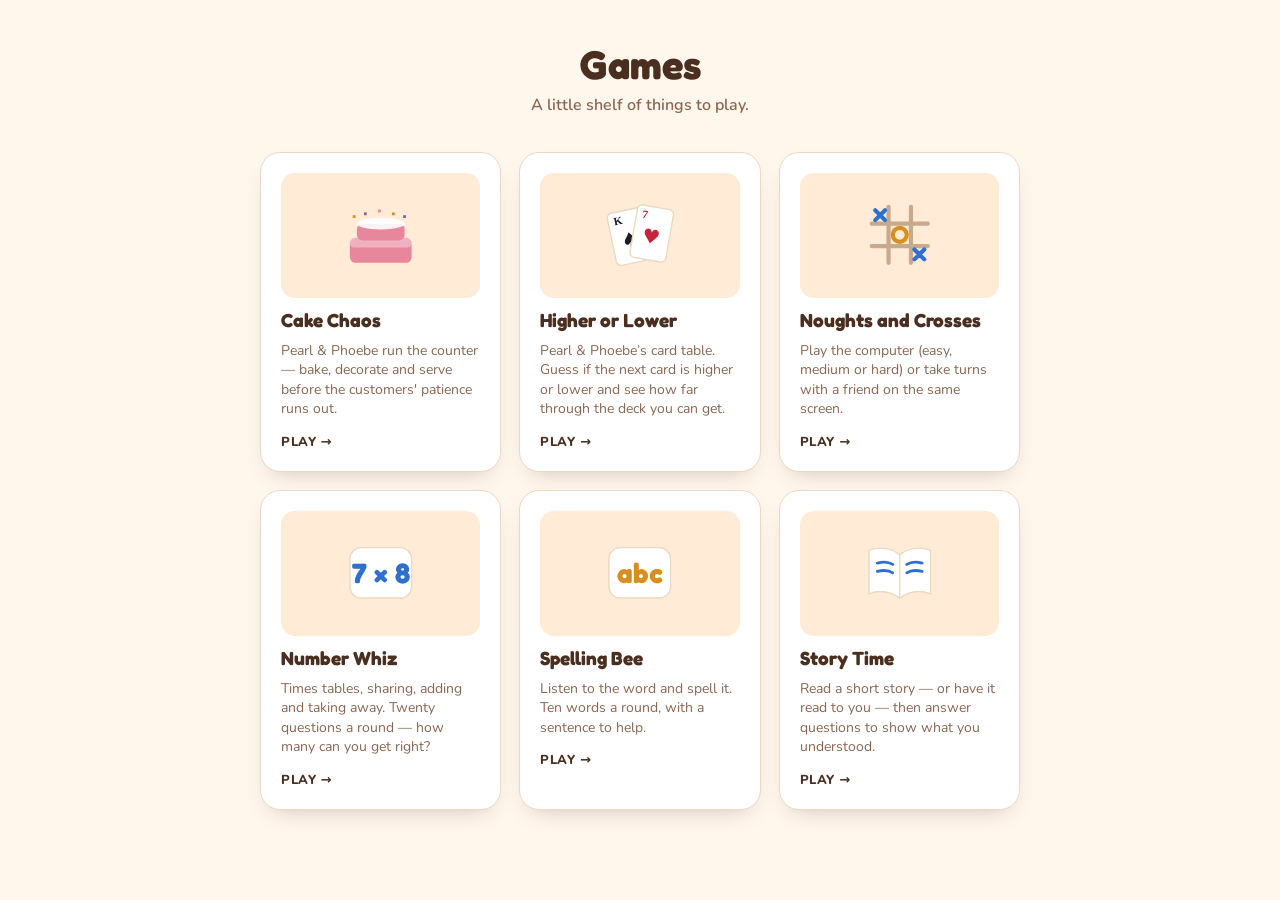
<file: index.html>
<!doctype html>
<html lang="en">
<head>
<meta charset="utf-8">
<meta name="viewport" content="width=device-width, initial-scale=1">
<title>Games</title>
<link rel="preconnect" href="https://fonts.googleapis.com">
<link rel="preconnect" href="https://fonts.gstatic.com" crossorigin>
<link href="https://fonts.googleapis.com/css2?family=Fredoka:wght@600;700&family=Nunito:wght@500;600;700;800&display=swap" rel="stylesheet">
<style>
  :root{
    --bg:#FFF6EC;
    --surface:#FFFFFF;
    --surface-2:#FFEBD6;
    --text:#4A2E1F;
    --text-muted:#8A6652;
    --border:#EBD9C2;
    --shadow: 0 10px 24px -14px rgba(74,46,31,0.35);
    color-scheme: light;
  }
  @media (prefers-color-scheme: dark){
    :root{
      --bg:#221510;
      --surface:#32221A;
      --surface-2:#3C291E;
      --text:#F5E6D8;
      --text-muted:#C9A98C;
      --border:#4A382C;
      --shadow: 0 10px 26px -12px rgba(0,0,0,0.55);
      color-scheme: dark;
    }
  }
  *{box-sizing:border-box;}
  body{
    margin:0;
    background:var(--bg);
    color:var(--text);
    font-family:'Nunito',system-ui,sans-serif;
    padding:40px 16px 60px;
  }
  h1{
    font-family:'Fredoka',system-ui,sans-serif;
    font-weight:700;
    font-size:clamp(28px,5vw,40px);
    text-align:center;
    margin:0 0 6px;
  }
  p.tagline{
    text-align:center;
    color:var(--text-muted);
    margin:0 0 36px;
    font-weight:600;
  }
  .shelf{
    max-width:760px;
    margin:0 auto;
    display:grid;
    grid-template-columns:repeat(auto-fit, minmax(220px,1fr));
    gap:18px;
  }
  .card{
    display:flex;
    flex-direction:column;
    gap:10px;
    background:var(--surface);
    border:1px solid var(--border);
    border-radius:20px;
    padding:20px;
    text-decoration:none;
    color:inherit;
    box-shadow:var(--shadow);
    transition:transform .12s ease;
  }
  .card:hover, .card:focus-visible{ transform:translateY(-3px); }
  .card:focus-visible{ outline:2px solid var(--text); outline-offset:3px; }
  .card .thumb{
    width:100%;
    aspect-ratio:16/10;
    border-radius:14px;
    background:var(--surface-2);
    display:flex;
    align-items:center;
    justify-content:center;
    overflow:hidden;
  }
  .card .thumb svg{ width:72%; height:72%; }
  .card h2{
    font-family:'Fredoka',system-ui,sans-serif;
    font-size:19px;
    margin:0;
  }
  .card p{
    margin:0;
    font-size:14px;
    color:var(--text-muted);
    line-height:1.4;
  }
  .card .play{
    margin-top:4px;
    font-weight:800;
    font-size:13px;
    text-transform:uppercase;
    letter-spacing:.04em;
    color:var(--text);
  }
  .card .play::after{ content:" →"; }

  @media (prefers-reduced-motion: reduce){
    *{ transition-duration:0.001ms !important; }
  }
</style>
</head>
<body>
  <h1>Games</h1>
  <p class="tagline">A little shelf of things to play.</p>

  <div class="shelf">
    <a class="card" href="/cake-chaos/">
      <div class="thumb">
        <svg viewBox="0 0 64 64" aria-hidden="true">
          <rect x="10" y="34" width="44" height="18" rx="4" fill="#E8879C"/>
          <rect x="10" y="34" width="44" height="7" rx="3" fill="rgba(255,255,255,0.35)"/>
          <rect x="15" y="24" width="34" height="12" rx="4" fill="#E8879C"/>
          <ellipse cx="32" cy="24" rx="17" ry="4.2" fill="#fff" opacity="0.9"/>
          <rect x="12" y="18" width="2" height="2" fill="#D98F1F"/>
          <rect x="20" y="16" width="2" height="2" fill="#8E5BA6"/>
          <rect x="30" y="14" width="2" height="2" fill="#E8879C"/>
          <rect x="40" y="16" width="2" height="2" fill="#D98F1F"/>
          <rect x="48" y="18" width="2" height="2" fill="#8E5BA6"/>
        </svg>
      </div>
      <h2>Cake Chaos</h2>
      <p>Pearl &amp; Phoebe run the counter — bake, decorate and serve before the customers' patience runs out.</p>
      <span class="play">Play</span>
    </a>
    <a class="card" href="/higher-lower/">
      <div class="thumb">
        <svg viewBox="0 0 64 64" aria-hidden="true">
          <g transform="rotate(-12 26 34)">
            <rect x="12" y="14" width="26" height="38" rx="3.5" fill="#fff" stroke="#EBD9C2"/>
            <text x="16" y="23" font-family="Georgia,serif" font-weight="700" font-size="8" fill="#1D1B24">K</text>
            <text x="25" y="40" font-size="14" text-anchor="middle" fill="#1D1B24">&#9824;&#xFE0E;</text>
          </g>
          <g transform="rotate(10 40 34)">
            <rect x="27" y="12" width="26" height="38" rx="3.5" fill="#fff" stroke="#EBD9C2"/>
            <text x="31" y="21" font-family="Georgia,serif" font-weight="700" font-size="8" fill="#C42339">7</text>
            <text x="40" y="38" font-size="14" text-anchor="middle" fill="#C42339">&#9829;&#xFE0E;</text>
          </g>
        </svg>
      </div>
      <h2>Higher or Lower</h2>
      <p>Pearl &amp; Phoebe&rsquo;s card table. Guess if the next card is higher or lower and see how far through the deck you can get.</p>
      <span class="play">Play</span>
    </a>
    <a class="card" href="/noughts-and-crosses/">
      <div class="thumb">
        <svg viewBox="0 0 64 64" aria-hidden="true" fill="none" stroke-linecap="round" stroke-width="3">
          <path d="M24 12v40M40 12v40M12 24h40M12 40h40" stroke="#C9A98C"/>
          <path d="M14.5 14.5l7 7m0-7l-7 7" stroke="#2F6FD0"/>
          <circle cx="32" cy="32" r="5" stroke="#D98F1F"/>
          <path d="M42.5 42.5l7 7m0-7l-7 7" stroke="#2F6FD0"/>
        </svg>
      </div>
      <h2>Noughts and Crosses</h2>
      <p>Play the computer (easy, medium or hard) or take turns with a friend on the same screen.</p>
      <span class="play">Play</span>
    </a>
    <a class="card" href="/times-tables/">
      <div class="thumb">
        <svg viewBox="0 0 64 64" aria-hidden="true">
          <rect x="10" y="14" width="44" height="36" rx="8" fill="#fff" stroke="#EBD9C2"/>
          <text x="32" y="39" font-family="Fredoka,Arial,sans-serif" font-weight="700" font-size="20" text-anchor="middle" fill="#2F6FD0">7 &#215; 8</text>
        </svg>
      </div>
      <h2>Number Whiz</h2>
      <p>Times tables, sharing, adding and taking away. Twenty questions a round &mdash; how many can you get right?</p>
      <span class="play">Play</span>
    </a>
    <a class="card" href="/spelling/">
      <div class="thumb">
        <svg viewBox="0 0 64 64" aria-hidden="true">
          <rect x="10" y="14" width="44" height="36" rx="8" fill="#fff" stroke="#EBD9C2"/>
          <text x="32" y="39" font-family="Fredoka,Arial,sans-serif" font-weight="700" font-size="20" text-anchor="middle" fill="#D98F1F">abc</text>
        </svg>
      </div>
      <h2>Spelling Bee</h2>
      <p>Listen to the word and spell it. Ten words a round, with a sentence to help.</p>
      <span class="play">Play</span>
    </a>
    <a class="card" href="/story-time/">
      <div class="thumb">
        <svg viewBox="0 0 64 64" aria-hidden="true">
          <path d="M10 16c8-3 15-2 22 3 7-5 14-6 22-3v31c-8-3-15-2-22 3-7-5-14-6-22-3z" fill="#fff" stroke="#EBD9C2"/>
          <path d="M32 19v31" stroke="#EBD9C2"/>
          <path d="M16 25c4-1 8-1 11 1M16 31c4-1 8-1 11 1M37 26c3-2 7-2 11-1M37 32c3-2 7-2 11-1" stroke="#2F6FD0" stroke-width="2" fill="none" stroke-linecap="round"/>
        </svg>
      </div>
      <h2>Story Time</h2>
      <p>Read a short story &mdash; or have it read to you &mdash; then answer questions to show what you understood.</p>
      <span class="play">Play</span>
    </a>
  </div>
</body>
</html>
</file>
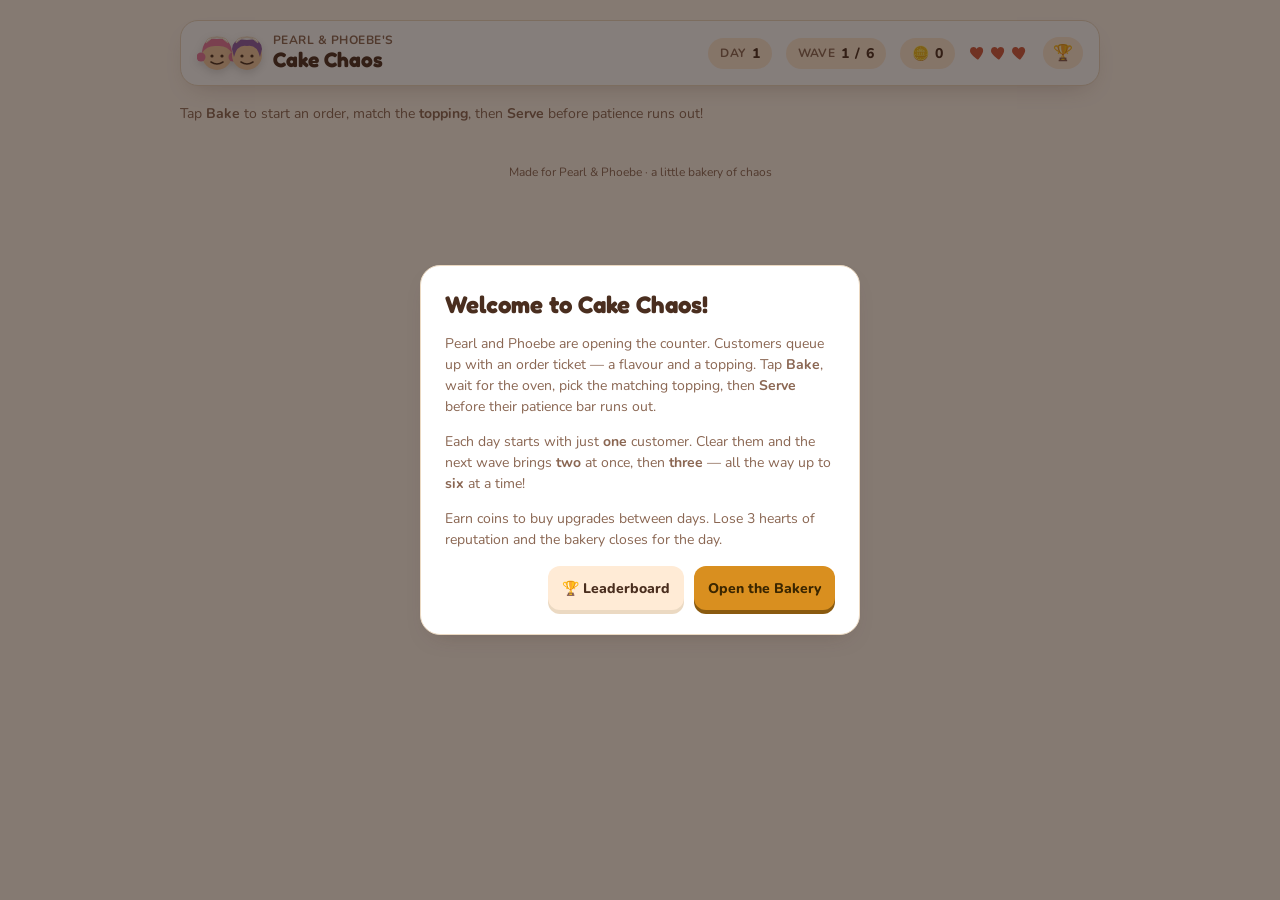
<file: cake-chaos/index.html>
<!doctype html>
<html lang="en">
<head>
<meta charset="utf-8">
<meta name="viewport" content="width=device-width, initial-scale=1, viewport-fit=cover">
<meta name="theme-color" content="#FFF6EC">
<title>Cake Chaos</title>
<link rel="preconnect" href="https://fonts.googleapis.com">
<link rel="preconnect" href="https://fonts.gstatic.com" crossorigin>
<link href="https://fonts.googleapis.com/css2?family=Fredoka:wght@500;600;700&family=Nunito:wght@500;600;700;800&display=swap" rel="stylesheet">
<style>
  :root{
    --bg:#FFF6EC;
    --surface:#FFFFFF;
    --surface-2:#FFEBD6;
    --surface-3:#FFF1DF;
    --text:#4A2E1F;
    --text-muted:#8A6652;
    --accent-pearl:#E8779D;
    --accent-pearl-ink:#9C3F5D;
    --accent-phoebe:#8E5BA6;
    --accent-phoebe-ink:#5B3A6E;
    --gold:#D98F1F;
    --gold-soft:#F3C878;
    --danger:#D1573C;
    --border:#EBD9C2;
    --btn-ink:#FFFFFF;
    --shadow: 0 10px 24px -14px rgba(74,46,31,0.35);
    color-scheme: light;
  }
  @media (prefers-color-scheme: dark){
    :root:not([data-theme="light"]){
      --bg:#221510;
      --surface:#32221A;
      --surface-2:#3C291E;
      --surface-3:#3C291E;
      --text:#F5E6D8;
      --text-muted:#C9A98C;
      --accent-pearl:#F2A0BC;
      --accent-pearl-ink:#FBD7E3;
      --accent-phoebe:#C095D6;
      --accent-phoebe-ink:#ECDCF5;
      --gold:#F0BE5E;
      --gold-soft:#5A4322;
      --danger:#EE8468;
      --border:#4A382C;
      --btn-ink:#2A1430;
      --shadow: 0 10px 26px -12px rgba(0,0,0,0.55);
      color-scheme: dark;
    }
  }
  :root[data-theme="dark"]{
    --bg:#221510;
    --surface:#32221A;
    --surface-2:#3C291E;
    --surface-3:#3C291E;
    --text:#F5E6D8;
    --text-muted:#C9A98C;
    --accent-pearl:#F2A0BC;
    --accent-pearl-ink:#FBD7E3;
    --accent-phoebe:#C095D6;
    --accent-phoebe-ink:#ECDCF5;
    --gold:#F0BE5E;
    --gold-soft:#5A4322;
    --danger:#EE8468;
    --border:#4A382C;
    --btn-ink:#2A1430;
    --shadow: 0 10px 26px -12px rgba(0,0,0,0.55);
    color-scheme: dark;
  }

  *{box-sizing:border-box;}
  body{
    background:var(--bg);
    color:var(--text);
    font-family:'Nunito',system-ui,sans-serif;
    padding-inline:16px;
    padding-block:20px 40px;
    -webkit-text-size-adjust:100%;
  }
  h1,h2,h3,.display{
    font-family:'Fredoka',system-ui,sans-serif;
    text-wrap:balance;
  }
  button{
    font-family:inherit;
    touch-action:manipulation;
    -webkit-tap-highlight-color:transparent;
    -webkit-user-select:none;user-select:none;
  }

  .app{max-width:920px;margin:0 auto;display:flex;flex-direction:column;gap:18px;}

  /* ---- topbar ---- */
  .topbar{
    display:flex;align-items:center;justify-content:space-between;gap:12px;
    flex-wrap:wrap;
    background:var(--surface);
    border:1px solid var(--border);
    border-radius:18px;
    padding:12px 16px;
    box-shadow:var(--shadow);
  }
  .brand{display:flex;align-items:center;gap:10px;}
  .avatars{display:flex;}
  .avatars svg{margin-right:-10px;filter:drop-shadow(0 3px 4px rgba(0,0,0,0.15));}
  .brand-text{display:flex;flex-direction:column;line-height:1.15;margin-left:6px;}
  .brand-text .by{font-size:12px;color:var(--text-muted);font-weight:700;letter-spacing:.04em;text-transform:uppercase;}
  .brand-text .title{font-family:'Fredoka',system-ui,sans-serif;font-weight:700;font-size:21px;}
  .stats{display:flex;align-items:center;gap:14px;flex-wrap:wrap;}
  .stat{
    display:flex;align-items:center;gap:6px;
    font-weight:800;font-variant-numeric:tabular-nums;
    background:var(--surface-2);border-radius:999px;padding:6px 12px;font-size:14px;
    white-space:nowrap;
  }
  .stat .dim{color:var(--text-muted);font-weight:700;font-size:12px;text-transform:uppercase;letter-spacing:.03em;}
  .hearts{display:flex;gap:3px;}
  .hearts svg{width:18px;height:18px;}

  /* ---- intro / tip strip ---- */
  .tip{
    font-size:14px;color:var(--text-muted);
    line-height:1.4;
  }

  /* ---- counter / slots ---- */
  .counter{
    display:grid;
    grid-template-columns:repeat(auto-fit, minmax(190px,1fr));
    gap:14px;
  }
  .slot{
    background:var(--surface);
    border:1px solid var(--border);
    border-radius:18px;
    padding:14px;
    display:flex;flex-direction:column;gap:10px;
    min-height:260px;
    min-width:0;
    box-shadow:var(--shadow);
    position:relative;
    overflow:hidden;
  }
  .slot.rush{border-color:var(--gold);box-shadow:0 0 0 2px var(--gold-soft), var(--shadow);}
  .slot.empty{
    align-items:center;justify-content:center;
    color:var(--text-muted);
    min-height:260px;
    border-style:dashed;
    text-align:center;
  }
  .empty-stand{width:56px;height:56px;opacity:.55;}
  .empty-label{font-size:13px;margin-top:8px;font-weight:700;}

  .ticket{
    display:flex;align-items:center;gap:10px;
    background:var(--surface-2);
    border-radius:12px;
    padding:8px 10px;
  }
  .ticket .swatch{
    width:26px;height:26px;border-radius:50%;flex:none;
    border:2px solid rgba(0,0,0,0.12);
  }
  .ticket .names{display:flex;flex-direction:column;line-height:1.2;min-width:0;}
  .ticket .flavor-name{font-weight:800;font-size:13px;}
  .ticket .topping-name{font-size:12px;color:var(--text-muted);font-weight:700;display:flex;align-items:center;gap:4px;}
  .ticket .rush-tag{
    margin-left:auto;font-size:10px;font-weight:800;
    background:var(--gold);color:#3A2600;border-radius:999px;padding:2px 7px;
    text-transform:uppercase;letter-spacing:.03em;
  }

  .bar-track{
    height:9px;border-radius:999px;background:var(--surface-3);
    overflow:hidden;border:1px solid var(--border);
  }
  .bar-fill{height:100%;border-radius:999px;transition:width .12s linear, background-color .3s;}
  .bar-fill.patience{background:var(--gold);}
  .bar-fill.patience.warn{background:var(--danger);}
  .bar-fill.bake{background:var(--accent-phoebe);}

  .bar-label{font-size:11px;color:var(--text-muted);font-weight:700;text-transform:uppercase;letter-spacing:.03em;}

  .stage-visual{
    flex:1;
    display:flex;align-items:center;justify-content:center;
    font-size:40px;
    min-height:64px;
    border-radius:12px;
    background:var(--surface-2);
    position:relative;
  }
  .stage-visual .pulse{animation:pulse 1.1s ease-in-out infinite;}
  @keyframes pulse{0%,100%{transform:scale(1);}50%{transform:scale(1.08);}}

  .cake-art{width:56px;height:56px;}

  .toppings-grid{display:grid;grid-template-columns:repeat(2,minmax(0,1fr));gap:6px;}
  .topping-btn{
    display:flex;align-items:center;justify-content:center;gap:5px;
    border:1.5px solid var(--border);
    background:var(--surface);
    color:var(--text);
    border-radius:10px;
    padding:8px 6px;
    min-height:44px;
    min-width:0;
    font-weight:700;font-size:12px;
    line-height:1.15;text-align:center;
    cursor:pointer;
  }
  @media (hover:hover){ .topping-btn:hover{border-color:var(--accent-phoebe);} }
  .topping-btn:active{background:var(--surface-2);}
  .topping-btn:focus-visible{outline:2px solid var(--accent-phoebe);outline-offset:2px;}

  .primary-btn{
    border:none;border-radius:12px;
    padding:10px 14px;min-height:44px;font-weight:800;font-size:14px;
    cursor:pointer;color:var(--btn-ink);
    background:var(--accent-phoebe);
    box-shadow:0 4px 0 var(--accent-phoebe-ink);
    transition:transform .05s;
  }
  .primary-btn:active{transform:translateY(2px);box-shadow:0 2px 0 var(--accent-phoebe-ink);}
  .primary-btn.gold{background:var(--gold);box-shadow:0 4px 0 #8a5a0f;color:#3A2600;}
  .primary-btn:disabled{opacity:.5;cursor:not-allowed;}
  .primary-btn:focus-visible{outline:2px solid var(--text);outline-offset:2px;}

  .shake{animation:shake .32s;}
  @keyframes shake{
    10%,90%{transform:translateX(-2px);}
    20%,80%{transform:translateX(3px);}
    30%,50%,70%{transform:translateX(-5px);}
    40%,60%{transform:translateX(5px);}
  }

  .float-toast{
    position:absolute;top:6px;left:50%;transform:translateX(-50%);
    font-weight:800;font-size:15px;pointer-events:none;white-space:nowrap;
    animation:floatUp 1s ease-out forwards;
    z-index:3;
  }
  .float-toast.good{color:var(--gold);}
  .float-toast.bad{color:var(--danger);}
  @keyframes floatUp{
    0%{opacity:0;transform:translate(-50%,6px);}
    20%{opacity:1;}
    100%{opacity:0;transform:translate(-50%,-26px);}
  }

  .pop-in{animation:popIn .22s ease-out;}
  @keyframes popIn{from{transform:scale(.85);opacity:0;}to{transform:scale(1);opacity:1;}}

  /* ---- overlay / modal ---- */
  .overlay{
    position:fixed;inset:0;
    background:rgba(34,21,16,0.55);
    display:flex;align-items:center;justify-content:center;
    padding:max(16px, env(safe-area-inset-top, 0px)) 16px max(16px, env(safe-area-inset-bottom, 0px));
    z-index:10;
  }
  .overlay[hidden]{
    display:none;
  }
  .modal{
    background:var(--surface);
    border:1px solid var(--border);
    border-radius:20px;
    padding:24px;
    max-width:440px;width:100%;
    max-height:86vh;max-height:86dvh;overflow-y:auto;
    -webkit-overflow-scrolling:touch;overscroll-behavior:contain;
    box-shadow:var(--shadow);
  }
  .modal h2{margin:0 0 6px;font-size:24px;}
  .modal p{color:var(--text-muted);line-height:1.5;font-size:14px;}
  .modal .row-stats{display:flex;gap:10px;flex-wrap:wrap;margin:14px 0;}
  .modal .row-stats .pill{background:var(--surface-2);border-radius:999px;padding:8px 14px;font-weight:800;font-size:13px;}

  .upgrade-card{
    display:flex;align-items:center;gap:10px;
    border:1px solid var(--border);border-radius:14px;
    padding:10px 12px;margin-bottom:10px;
  }
  .upgrade-card .icon{font-size:22px;flex:none;}
  .upgrade-card .info{flex:1;min-width:0;}
  .upgrade-card .info .name{font-weight:800;font-size:14px;}
  .upgrade-card .info .desc{font-size:12px;color:var(--text-muted);}
  .upgrade-card .levels{display:flex;gap:3px;margin-top:4px;}
  .upgrade-card .levels span{width:8px;height:8px;border-radius:50%;background:var(--border);}
  .upgrade-card .levels span.on{background:var(--accent-phoebe);}
  .buy-btn{
    border:none;border-radius:10px;padding:8px 10px;min-height:40px;font-weight:800;font-size:12px;
    background:var(--gold);color:#3A2600;cursor:pointer;white-space:nowrap;flex:none;
  }
  .buy-btn:disabled{opacity:.4;cursor:not-allowed;}

  .modal-actions{display:flex;justify-content:flex-end;gap:10px;margin-top:16px;flex-wrap:wrap;}
  .primary-btn.plain{background:var(--surface-2);color:var(--text);box-shadow:0 4px 0 var(--border);}

  /* ---- leaderboard ---- */
  .board-btn{
    border:none;border-radius:999px;background:var(--surface-2);color:var(--text);
    font-size:16px;line-height:1;padding:6px 10px;min-height:32px;cursor:pointer;
  }
  .board-btn:focus-visible{outline:2px solid var(--accent-phoebe);outline-offset:2px;}
  .modal h3{font-family:'Fredoka',system-ui,sans-serif;font-size:18px;margin:18px 0 8px;}
  .score-form label{display:block;font-weight:800;font-size:13px;margin-bottom:6px;}
  .name-row{display:flex;gap:8px;flex-wrap:wrap;}
  .name-row input{
    flex:1 1 140px;min-width:0;
    font:inherit;font-size:16px;font-weight:700;
    color:var(--text);background:var(--surface);
    border:1.5px solid var(--border);border-radius:12px;padding:10px 12px;
  }
  .name-row input:focus{outline:2px solid var(--accent-phoebe);outline-offset:1px;border-color:var(--accent-phoebe);}
  .name-row .primary-btn{flex:none;}
  .form-msg{margin:8px 0 0;font-size:13px;font-weight:700;min-height:1.2em;color:var(--text-muted);}
  .form-msg.bad{color:var(--danger);}
  .board{list-style:none;margin:0;padding:0;display:flex;flex-direction:column;gap:4px;}
  .board li{
    display:grid;grid-template-columns:2em minmax(0,1fr) auto;gap:10px;align-items:center;
    padding:7px 10px;border-radius:10px;background:var(--surface-3);
    font-weight:700;font-size:14px;font-variant-numeric:tabular-nums;
  }
  .board li .rank{color:var(--text-muted);font-weight:800;}
  .board li:nth-child(-n+3) .rank{color:var(--gold);}
  .board li .who{overflow:hidden;text-overflow:ellipsis;white-space:nowrap;}
  .board li .who small{display:block;color:var(--text-muted);font-size:12px;font-weight:700;overflow:hidden;text-overflow:ellipsis;}
  .board li .total{font-weight:800;}
  .board li.me{background:var(--surface-2);box-shadow:inset 0 0 0 2px var(--accent-phoebe);}
  .board-empty{color:var(--text-muted);font-size:14px;margin:0;}

  footer.credit{text-align:center;font-size:12px;color:var(--text-muted);margin-top:4px;}

  @media (prefers-reduced-motion: reduce){
    *{animation-duration:0.001ms !important;animation-iteration-count:1 !important;transition-duration:0.001ms !important;}
  }

  /* ---- phones: two cards per row, compact header ---- */
  @media (max-width:560px){
    body{padding-block:12px 28px;}
    .app{gap:12px;}

    .topbar{padding:10px 12px;border-radius:14px;gap:10px;}
    .avatars svg{width:32px;height:32px;}
    .brand-text .by{font-size:10px;}
    .brand-text .title{font-size:18px;}
    .stats{width:100%;gap:6px;justify-content:space-between;}
    .stat{padding:5px 9px;font-size:13px;gap:4px;}
    .stat .dim{font-size:10px;}
    .hearts svg{width:16px;height:16px;}

    .tip{font-size:13px;}

    .counter{grid-template-columns:repeat(2,minmax(0,1fr));gap:10px;}
    .counter > .slot:only-child{grid-column:1 / -1;}

    .slot{padding:10px;gap:8px;min-height:230px;border-radius:14px;}
    .slot.empty{min-height:230px;}
    .empty-stand{width:44px;height:44px;}
    .empty-label{font-size:12px;}

    .ticket{padding:6px 8px;gap:7px;flex-wrap:wrap;border-radius:10px;}
    .ticket .swatch{width:20px;height:20px;}
    .ticket .flavor-name{font-size:12px;}
    .ticket .topping-name{font-size:11px;}
    .ticket .rush-tag{font-size:9px;padding:2px 6px;}

    .stage-visual{font-size:32px;min-height:56px;border-radius:10px;}
    .cake-art{width:48px;height:48px;}

    .toppings-grid{gap:5px;}
    .topping-btn{flex-direction:column;gap:2px;padding:6px 3px;font-size:11px;min-height:50px;}
    .topping-btn svg, .topping-btn span[aria-hidden]{font-size:16px;}

    .primary-btn{padding:12px 10px;font-size:15px;}

    .modal{padding:18px;border-radius:16px;}
    .modal h2{font-size:21px;}
    .modal .row-stats .pill{padding:6px 12px;}
    .modal-actions .primary-btn{width:100%;}
  }
</style>
<style>body{margin:0;padding-top:max(20px, env(safe-area-inset-top, 0px));padding-bottom:max(40px, env(safe-area-inset-bottom, 0px));}@media (max-width:560px){body{padding-top:max(12px, env(safe-area-inset-top, 0px));padding-bottom:max(28px, env(safe-area-inset-bottom, 0px));}}</style>
</head>
<body>
<div class="app">
  <header class="topbar">
    <div class="brand">
      <div class="avatars">
        <svg width="40" height="40" viewBox="0 0 40 40" aria-hidden="true">
          <circle cx="20" cy="22" r="15" fill="#F2C9A0"/>
          <path d="M5 20 Q6 4 20 6 Q34 4 35 20 Q30 12 20 13 Q10 12 5 20Z" fill="#E8779D"/>
          <circle cx="4" cy="24" r="4.5" fill="#E8779D"/>
          <circle cx="36" cy="24" r="4.5" fill="#E8779D"/>
          <circle cx="15" cy="23" r="1.6" fill="#4A2E1F"/>
          <circle cx="25" cy="23" r="1.6" fill="#4A2E1F"/>
          <path d="M14 29 Q20 33 26 29" stroke="#4A2E1F" stroke-width="1.6" fill="none" stroke-linecap="round"/>
          <path d="M9 10 Q20 -2 31 10 Q31 4 20 4 Q9 4 9 10Z" fill="#fff" stroke="#EBD9C2" stroke-width="1"/>
        </svg>
        <svg width="40" height="40" viewBox="0 0 40 40" aria-hidden="true">
          <circle cx="20" cy="22" r="15" fill="#F2C9A0"/>
          <path d="M5 16 Q6 4 20 7 Q34 4 35 16 L33 24 Q30 11 20 13 Q10 11 7 24Z" fill="#8E5BA6"/>
          <circle cx="15" cy="23" r="1.6" fill="#4A2E1F"/>
          <circle cx="25" cy="23" r="1.6" fill="#4A2E1F"/>
          <path d="M14 29 Q20 33 26 29" stroke="#4A2E1F" stroke-width="1.6" fill="none" stroke-linecap="round"/>
          <path d="M9 10 Q20 -2 31 10 Q31 4 20 4 Q9 4 9 10Z" fill="#fff" stroke="#EBD9C2" stroke-width="1"/>
        </svg>
      </div>
      <div class="brand-text">
        <span class="by">Pearl &amp; Phoebe's</span>
        <span class="title">Cake Chaos</span>
      </div>
    </div>
    <div class="stats">
      <div class="stat"><span class="dim">Day</span> <span id="dayNum">1</span></div>
      <div class="stat"><span class="dim">Wave</span> <span id="waveNum">1</span>/<span id="waveMax">6</span></div>
      <div class="stat">🪙 <span id="coinCount">0</span></div>
      <div class="hearts" id="heartsRow" aria-label="Reputation"></div>
      <button class="board-btn" id="boardBtn" type="button" aria-label="Leaderboard" title="Leaderboard">🏆</button>
    </div>
  </header>

  <div class="tip" id="tipStrip">Tap <strong>Bake</strong> to start an order, match the <strong>topping</strong>, then <strong>Serve</strong> before patience runs out!</div>

  <main class="counter" id="counter"></main>

  <footer class="credit">Made for Pearl &amp; Phoebe · a little bakery of chaos</footer>
</div>

<div class="overlay" id="overlay" hidden>
  <div class="modal" id="modal"></div>
</div>

<script>
(function(){
  "use strict";

  var FLAVORS = [
    {id:'vanilla', name:'Vanilla', color:'#F3E0B5', bake:3000},
    {id:'strawberry', name:'Strawberry', color:'#E8879C', bake:3200},
    {id:'lemon', name:'Lemon', color:'#F0D264', bake:3400},
    {id:'chocolate', name:'Chocolate', color:'#8A5A36', bake:4000}
  ];
  var TOPPINGS = [
    {id:'sprinkles', name:'Sprinkles', dots:true},
    {id:'choc', name:'Choc Shavings', emoji:'🍫'},
    {id:'berries', name:'Berries', emoji:'🍓'},
    {id:'gold', name:'Gold Dust', emoji:'✨'}
  ];

  var MAX_SLOTS = 6;
  var MAX_HEARTS = 3;
  var HIGH_SCORE_KEY = 'cakeChaosHighScore';
  var NAME_KEY = 'cakeChaosName';

  // Shared leaderboard (Supabase). The publishable key is meant to be public:
  // the table only allows reading and adding scores.
  var BOARD_URL = 'https://ppqlwnqpimictchkpqyu.supabase.co/rest/v1/scores';
  var BOARD_KEY = 'sb_publishable_UoMfluUBvmWgHxPD3gvBaA_zxN6LudO';

  var state = null;
  var tickHandle = null;
  var slotEls = [];
  var lastStage = [];

  function rand(arr){ return arr[Math.floor(Math.random()*arr.length)]; }
  function clamp(v,min,max){ return Math.max(min, Math.min(max, v)); }

  var ORDERS_PER_DAY = MAX_SLOTS*(MAX_SLOTS+1)/2;

  function newState(){
    return {
      day: 1,
      coins: 0,
      hearts: MAX_HEARTS,
      slots: [],
      upgrades: { patience:0, speed:0 },
      wave: 1,
      waveResolved: 0,
      ordersResolved: 0,
      dayLost: 0,
      spawnTimer: 800,
      phase: 'intro' // intro | playing | daySummary | gameover
    };
  }

  function slotCount(){ return state.wave; }
  function patienceMax(){
    var base = Math.max(9000, 14000 - (state.day-1)*400);
    return base * (1 + state.upgrades.patience*0.22);
  }
  function bakeTimeFor(flavor){
    return flavor.bake * (1 - state.upgrades.speed*0.14);
  }
  function spawnIntervalBase(){
    return Math.max(1500, 3300 - (state.day-1)*150);
  }

  function initWaveSlots(){
    var n = slotCount();
    state.slots = [];
    for (var i=0;i<n;i++) state.slots.push(null);
    lastStage = new Array(n).fill(undefined);
  }

  function startDay(){
    state.phase = 'playing';
    state.wave = 1;
    state.waveResolved = 0;
    state.ordersResolved = 0;
    state.dayLost = 0;
    state.spawnTimer = 400;
    initWaveSlots();
    closeModal();
    renderTop();
    renderCounter(true);
    if (!tickHandle) tickHandle = setInterval(tick, 100);
  }

  function checkWaveComplete(){
    if (state.phase !== 'playing') return;
    if (state.waveResolved < state.wave) return;
    if (state.wave >= MAX_SLOTS){
      endDay();
      return;
    }
    state.wave++;
    state.waveResolved = 0;
    state.spawnTimer = 300;
    initWaveSlots();
    renderCounter(true);
    renderTop();
  }

  function makeOrder(){
    var rush = Math.random() < 0.16;
    return {
      flavor: rand(FLAVORS),
      topping: rand(TOPPINGS),
      stage: 'waiting', // waiting -> baking -> ready -> plated -> (served/lost)
      patience: patienceMax() * (rush ? 0.82 : 1),
      patienceMax: patienceMax() * (rush ? 0.82 : 1),
      bakeProgress: 0,
      bakeTime: 0,
      rush: rush,
      wrongFlash: false
    };
  }

  function tick(){
    if (state.phase !== 'playing') return;

    // spawn logic: fill any empty slot in the current wave
    state.spawnTimer -= 100;
    if (state.spawnTimer <= 0){
      var emptyIdx = state.slots.indexOf(null);
      if (emptyIdx !== -1){
        state.slots[emptyIdx] = makeOrder();
        state.spawnTimer = spawnIntervalBase() + (Math.random()*600 - 300);
        renderSlot(emptyIdx);
      } else {
        state.spawnTimer = 400;
      }
    }

    for (var i=0;i<state.slots.length;i++){
      var o = state.slots[i];
      if (!o) continue;

      if (o.stage === 'baking'){
        o.bakeProgress += 100;
        if (o.bakeProgress >= o.bakeTime){
          o.bakeProgress = o.bakeTime;
          o.stage = 'ready';
          renderSlot(i);
        } else {
          updateBakeBar(i, o);
        }
      }

      if (o.stage !== 'plated-done'){
        o.patience -= 100;
        if (o.patience <= 0 && o.stage !== 'lost'){
          loseOrder(i);
          continue;
        }
        updatePatienceBar(i, o);
      }
    }

    renderTop();
  }

  function startBake(i){
    var o = state.slots[i];
    if (!o || o.stage !== 'waiting') return;
    o.stage = 'baking';
    o.bakeTime = bakeTimeFor(o.flavor);
    o.bakeProgress = 0;
    renderSlot(i);
  }

  function chooseTopping(i, toppingId){
    var o = state.slots[i];
    if (!o || o.stage !== 'ready') return;
    if (toppingId === o.topping.id){
      o.stage = 'plated';
      renderSlot(i);
    } else {
      o.patience -= 1200;
      o.wrongFlash = true;
      renderSlot(i);
      flashToast(i, 'Oops!', 'bad');
      var card = slotEls[i];
      if (card){
        card.classList.add('shake');
        setTimeout(function(){ card.classList.remove('shake'); }, 340);
      }
    }
  }

  function serve(i){
    var o = state.slots[i];
    if (!o || o.stage !== 'plated') return;
    var frac = clamp(o.patience / o.patienceMax, 0, 1);
    var reward = Math.round((6 + frac*10) * (o.rush ? 2 : 1));
    state.coins += reward;
    flashToast(i, '+'+reward+' 🪙', 'good');
    state.ordersResolved++;
    state.waveResolved++;
    state.slots[i] = null;
    lastStage[i] = undefined;
    renderSlot(i);
    renderTop();
    checkWaveComplete();
  }

  function loseOrder(i){
    var o = state.slots[i];
    if (!o) return;
    o.stage = 'lost';
    state.hearts = Math.max(0, state.hearts - 1);
    state.ordersResolved++;
    state.dayLost++;
    state.waveResolved++;
    flashToast(i, '💔', 'bad');
    renderTop();
    var card = slotEls[i];
    if (card){
      card.classList.add('shake');
      setTimeout(function(){ card.classList.remove('shake'); }, 340);
    }
    setTimeout(function(){
      if (state.slots[i] === o){
        state.slots[i] = null;
        lastStage[i] = undefined;
        renderSlot(i);
        checkWaveComplete();
      }
    }, 650);

    if (state.hearts <= 0){
      state.phase = 'gameover';
      setTimeout(showGameOver, 500);
    }
  }

  function endDay(){
    state.phase = 'daySummary';
    showDaySummary();
  }

  function flashToast(i, text, kind){
    var card = slotEls[i];
    if (!card) return;
    var t = document.createElement('div');
    t.className = 'float-toast ' + kind;
    t.textContent = text;
    card.appendChild(t);
    setTimeout(function(){ t.remove(); }, 1000);
  }

  // ---------- rendering ----------

  function renderTop(){
    document.getElementById('dayNum').textContent = state.day;
    document.getElementById('waveNum').textContent = state.wave;
    document.getElementById('coinCount').textContent = state.coins;
    var heartsRow = document.getElementById('heartsRow');
    heartsRow.innerHTML = '';
    for (var i=0;i<MAX_HEARTS;i++){
      var filled = i < state.hearts;
      var svg = document.createElementNS('http://www.w3.org/2000/svg','svg');
      svg.setAttribute('viewBox','0 0 24 24');
      svg.innerHTML = '<path d="M12 21s-7.5-4.6-10-9.3C.3 7.9 2.3 4 6 4c2 0 3.5 1.1 4.2 2.6C10.9 5.1 12.4 4 14.4 4 18.1 4 20 7.9 18.2 11.7 16.4 16.5 12 21 12 21z" style="fill:'+(filled?'var(--danger)':'var(--border)')+'"/>';
      heartsRow.appendChild(svg);
    }
  }

  function cakeArtSVG(flavor, decorated, topping){
    var base = '<svg class="cake-art" viewBox="0 0 64 64">' +
      '<rect x="12" y="34" width="40" height="18" rx="4" fill="'+flavor.color+'"/>' +
      '<rect x="12" y="34" width="40" height="7" rx="3" fill="rgba(255,255,255,0.35)"/>' +
      '<rect x="16" y="24" width="32" height="12" rx="4" fill="'+flavor.color+'"/>';
    if (decorated){
      if (topping.id === 'sprinkles'){
        var dots = '';
        var cols = ['#E8779D','#D98F1F','#8E5BA6','#fff'];
        for (var k=0;k<10;k++){
          var x = 18 + (k*3)%30 + (k%2)*2;
          var y = 22 + (k%3)*3;
          dots += '<rect x="'+x+'" y="'+y+'" width="2" height="2" fill="'+cols[k%cols.length]+'" transform="rotate('+(k*37)+' '+x+' '+y+')"/>';
        }
        base += dots;
      } else {
        base += '<text x="32" y="30" font-size="14" text-anchor="middle">'+topping.emoji+'</text>';
      }
    }
    base += '<ellipse cx="32" cy="24" rx="16" ry="4" fill="'+(decorated?'#fff':flavor.color)+'" opacity="'+(decorated?0.9:0.6)+'"/>';
    base += '</svg>';
    return base;
  }

  function toppingButtonHTML(t){
    var icon = t.dots
      ? '<svg width="16" height="16" viewBox="0 0 16 16" aria-hidden="true"><circle cx="3" cy="4" r="1.4" fill="#E8779D"/><circle cx="8" cy="3" r="1.4" fill="#D98F1F"/><circle cx="13" cy="5" r="1.4" fill="#8E5BA6"/><circle cx="5" cy="10" r="1.4" fill="#D98F1F"/><circle cx="11" cy="11" r="1.4" fill="#E8779D"/></svg>'
      : '<span aria-hidden="true">'+t.emoji+'</span>';
    return icon + '<span>'+t.name+'</span>';
  }

  function renderCounter(force){
    var counter = document.getElementById('counter');
    counter.innerHTML = '';
    slotEls = [];
    for (var i=0;i<state.slots.length;i++){
      var card = document.createElement('div');
      card.className = 'slot';
      counter.appendChild(card);
      slotEls.push(card);
      lastStage[i] = undefined;
      renderSlot(i);
    }
  }

  function renderSlot(i){
    var card = slotEls[i];
    if (!card) return;
    var o = state.slots[i];
    var stageKey = o ? o.stage : 'empty';
    if (lastStage[i] === stageKey && o && o.stage !== 'ready') {
      // still rebuild on 'ready' re-entry only when needed; otherwise skip full rebuild for perf on baking ticks (handled separately)
      if (stageKey !== 'baking') return;
      if (lastStage[i] === 'baking') return;
    }
    lastStage[i] = stageKey;

    card.classList.toggle('empty', !o);
    card.classList.toggle('rush', !!(o && o.rush));
    card.classList.add('pop-in');
    setTimeout(function(){ card.classList.remove('pop-in'); }, 240);

    if (!o){
      card.innerHTML =
        '<svg class="empty-stand" viewBox="0 0 64 64" aria-hidden="true">' +
        '<rect x="10" y="40" width="44" height="6" rx="3" fill="var(--border)"/>' +
        '<rect x="20" y="30" width="24" height="10" rx="3" fill="var(--border)"/>' +
        '<rect x="26" y="16" width="12" height="4" rx="2" fill="var(--border)"/>' +
        '</svg>' +
        '<div class="empty-label">Waiting for a customer&hellip;</div>';
      return;
    }

    var html = '';
    html += '<div class="ticket">' +
      '<div class="swatch" style="background:'+o.flavor.color+'"></div>' +
      '<div class="names">' +
        '<span class="flavor-name">'+o.flavor.name+'</span>' +
        '<span class="topping-name">' + (o.topping.dots ? '&bull; Sprinkles' : o.topping.emoji+' '+o.topping.name) + '</span>' +
      '</div>' +
      (o.rush ? '<span class="rush-tag">Rush!</span>' : '') +
      '</div>';

    html += '<div>' +
      '<div class="bar-label">Patience</div>' +
      '<div class="bar-track"><div class="bar-fill patience" id="pat-'+i+'" style="width:'+(100*o.patience/o.patienceMax)+'%"></div></div>' +
      '</div>';

    if (o.stage === 'baking'){
      html += '<div>' +
        '<div class="bar-label">Baking</div>' +
        '<div class="bar-track"><div class="bar-fill bake" id="bake-'+i+'" style="width:'+(100*o.bakeProgress/o.bakeTime)+'%"></div></div>' +
        '</div>';
    }

    var visualEmoji = '';
    if (o.stage === 'waiting') visualEmoji = cakeArtSVG(o.flavor,false,null);
    else if (o.stage === 'baking') visualEmoji = '<span class="pulse">🔥</span>';
    else if (o.stage === 'ready') visualEmoji = cakeArtSVG(o.flavor,false,null);
    else if (o.stage === 'plated') visualEmoji = cakeArtSVG(o.flavor,true,o.topping);
    else if (o.stage === 'lost') visualEmoji = '😢';

    html += '<div class="stage-visual">'+visualEmoji+'</div>';

    if (o.stage === 'waiting'){
      html += '<button class="primary-btn" data-act="bake" data-i="'+i+'">Bake</button>';
    } else if (o.stage === 'baking'){
      html += '<button class="primary-btn" disabled>Baking&hellip;</button>';
    } else if (o.stage === 'ready'){
      html += '<div class="toppings-grid">';
      TOPPINGS.forEach(function(t){
        html += '<button class="topping-btn" data-act="topping" data-i="'+i+'" data-topping="'+t.id+'">'+toppingButtonHTML(t)+'</button>';
      });
      html += '</div>';
    } else if (o.stage === 'plated'){
      html += '<button class="primary-btn gold" data-act="serve" data-i="'+i+'">Serve</button>';
    } else if (o.stage === 'lost'){
      html += '<button class="primary-btn" disabled>Gone&hellip;</button>';
    }

    card.innerHTML = html;
  }

  function updatePatienceBar(i, o){
    var el = document.getElementById('pat-'+i);
    if (!el) return;
    var pct = clamp(100*o.patience/o.patienceMax,0,100);
    el.style.width = pct+'%';
    el.classList.toggle('warn', pct < 30);
  }
  function updateBakeBar(i, o){
    var el = document.getElementById('bake-'+i);
    if (!el) return;
    el.style.width = clamp(100*o.bakeProgress/o.bakeTime,0,100)+'%';
  }

  document.getElementById('counter').addEventListener('click', function(e){
    var btn = e.target.closest('button[data-act]');
    if (!btn) return;
    var i = parseInt(btn.getAttribute('data-i'),10);
    var act = btn.getAttribute('data-act');
    if (act === 'bake') startBake(i);
    else if (act === 'serve') serve(i);
    else if (act === 'topping') chooseTopping(i, btn.getAttribute('data-topping'));
  });

  // ---------- modals ----------

  var overlay = document.getElementById('overlay');
  var modal = document.getElementById('modal');

  function openModal(html){
    modal.innerHTML = html;
    overlay.hidden = false;
    modal.scrollTop = 0;
  }
  function closeModal(){
    overlay.hidden = true;
    modal.innerHTML = '';
  }

  function upgradeDefs(){
    return [
      {
        key:'patience', icon:'⏳', name:'Patient Regulars', max:3,
        desc:'+22% customer patience.',
        cost:[20,35,55]
      },
      {
        key:'speed', icon:'⚡', name:'Quicker Ovens', max:3,
        desc:'Cakes bake 14% faster.',
        cost:[20,35,55]
      }
    ];
  }

  function upgradeCardHTML(def){
    var level = state.upgrades[def.key];
    var maxed = level >= def.max;
    var cost = maxed ? null : def.cost[level];
    var dots = '';
    for (var k=0;k<def.max;k++) dots += '<span class="'+(k<level?'on':'')+'"></span>';
    return '<div class="upgrade-card">' +
      '<div class="icon">'+def.icon+'</div>' +
      '<div class="info">' +
        '<div class="name">'+def.name+'</div>' +
        '<div class="desc">'+def.desc+'</div>' +
        '<div class="levels">'+dots+'</div>' +
      '</div>' +
      '<button class="buy-btn" data-upgrade="'+def.key+'" '+((maxed||state.coins<cost)?'disabled':'')+'>' +
        (maxed ? 'Maxed' : ('🪙 '+cost)) +
      '</button>' +
      '</div>';
  }

  function showDaySummary(){
    var earned = state.coins;
    var html = '<h2>Day '+state.day+' done!</h2>' +
      '<p>Pearl and Phoebe wipe the flour off their hands. Time to restock before tomorrow&rsquo;s rush.</p>' +
      '<div class="row-stats">' +
        '<div class="pill">🪙 '+state.coins+' total</div>' +
        '<div class="pill">Served '+(state.ordersResolved - state.dayLost)+' / '+ORDERS_PER_DAY+'</div>' +
        (state.dayLost > 0 ? '<div class="pill">💔 '+state.dayLost+' lost today</div>' : '') +
      '</div>' +
      '<div id="upgradeList"></div>' +
      '<div class="modal-actions">' +
        '<button class="primary-btn gold" id="nextDayBtn">Open Day '+(state.day+1)+'</button>' +
      '</div>';
    openModal(html);
    renderUpgradeList();
    document.getElementById('nextDayBtn').addEventListener('click', function(){
      state.day++;
      startDay();
    });
  }

  function renderUpgradeList(){
    var list = document.getElementById('upgradeList');
    if (!list) return;
    var defs = upgradeDefs();
    list.innerHTML = defs.map(upgradeCardHTML).join('');
    list.querySelectorAll('[data-upgrade]').forEach(function(b){
      b.addEventListener('click', function(){
        var key = b.getAttribute('data-upgrade');
        var def = defs.filter(function(d){return d.key===key;})[0];
        var level = state.upgrades[key];
        if (level >= def.max) return;
        var cost = def.cost[level];
        if (state.coins < cost) return;
        state.coins -= cost;
        state.upgrades[key]++;
        renderTop();
        renderUpgradeList();
      });
    });
  }

  function loadHighScore(){
    try {
      var raw = localStorage.getItem(HIGH_SCORE_KEY);
      return raw ? JSON.parse(raw) : {day:1, coins:0};
    } catch(e){ return {day:1, coins:0}; }
  }
  function saveHighScore(hs){
    try { localStorage.setItem(HIGH_SCORE_KEY, JSON.stringify(hs)); } catch(e){}
  }

  // ---------- leaderboard ----------

  function esc(s){
    return String(s).replace(/[&<>"']/g, function(c){
      return {'&':'&amp;','<':'&lt;','>':'&gt;','"':'&quot;',"'":'&#39;'}[c];
    });
  }
  function loadName(){
    try { return localStorage.getItem(NAME_KEY) || ''; } catch(e){ return ''; }
  }
  function saveName(n){
    try { localStorage.setItem(NAME_KEY, n); } catch(e){}
  }

  function nameKey(n){ return String(n).replace(/\s+/g,' ').trim().toLowerCase(); }

  // Every game's score, newest first, added up into one row per player.
  function fetchBoard(){
    var q = '?select=name,day,coins&game=eq.cake-chaos&order=created_at.desc&limit=1000';
    return fetch(BOARD_URL + q, {headers:{apikey:BOARD_KEY}, cache:'no-store'})
      .then(function(r){ if (!r.ok) throw new Error('HTTP '+r.status); return r.json(); })
      .then(function(rows){
        var byKey = {}, players = [];
        rows.forEach(function(r){
          var k = nameKey(r.name), p = byKey[k];
          if (!p){ p = byKey[k] = {key:k, name:r.name.trim(), coins:0, games:0, bestDay:0}; players.push(p); }
          p.coins += r.coins; p.games++; p.bestDay = Math.max(p.bestDay, r.day);
        });
        return players.sort(function(a,b){ return b.coins - a.coins || b.bestDay - a.bestDay || a.games - b.games; });
      });
  }
  function postScore(name, day, coins){
    return fetch(BOARD_URL, {
      method:'POST',
      headers:{apikey:BOARD_KEY, 'Content-Type':'application/json', Prefer:'return=representation'},
      body: JSON.stringify({name:name, day:day, coins:coins})
    }).then(function(r){ if (!r.ok) throw new Error('HTTP '+r.status); return r.json(); })
      .then(function(rows){ return rows && rows[0]; });
  }

  // Fills #boardList with the top 10 players, highlighting player `mineKey`.
  // Resolves with that player's overall rank and totals, or null.
  function renderBoard(mineKey){
    var list = document.getElementById('boardList');
    if (!list) return Promise.resolve(null);
    list.innerHTML = '<p class="board-empty">Loading the leaderboard&hellip;</p>';
    return fetchBoard().then(function(players){
      if (!document.body.contains(list)) return null;
      if (!players.length){
        list.innerHTML = '<p class="board-empty">No scores yet. Finish a game to be first on the board!</p>';
        return null;
      }
      var mine = null;
      players.forEach(function(p, i){ if (p.key === mineKey) mine = {rank:i+1, player:p}; });
      list.innerHTML = '<ol class="board">' + players.slice(0,10).map(function(p, i){
        return '<li'+(p.key === mineKey?' class="me"':'')+'>' +
          '<span class="rank">'+(i+1)+'</span>' +
          '<span class="who">'+esc(p.name)+'<small>'+p.games+(p.games===1?' game':' games')+' &middot; best Day '+p.bestDay+'</small></span>' +
          '<span class="total">🪙 '+p.coins+'</span>' +
          '</li>';
      }).join('') + '</ol>';
      return mine;
    }).catch(function(){
      if (document.body.contains(list)){
        list.innerHTML = '<p class="board-empty">Couldn&rsquo;t load the leaderboard. Check your internet connection and try again later.</p>';
      }
      return null;
    });
  }

  function showBoard(){
    var prev = state.phase;
    if (prev === 'daySummary' || prev === 'gameover' || prev === 'board') return;
    state.phase = 'board';
    openModal(
      '<h2>Leaderboard</h2>' +
      '<p>Every baker&rsquo;s coins from all their games, added up. Top 10.</p>' +
      '<div id="boardList"></div>' +
      '<div class="modal-actions">' +
        '<button class="primary-btn gold" id="boardBackBtn">'+(prev === 'playing' ? 'Back to the bakery' : 'Close')+'</button>' +
      '</div>');
    renderBoard(0);
    document.getElementById('boardBackBtn').addEventListener('click', function(){
      if (prev === 'playing'){ state.phase = 'playing'; closeModal(); }
      else { state.phase = prev; showIntro(); }
    });
  }
  document.getElementById('boardBtn').addEventListener('click', showBoard);

  function showGameOver(){
    if (tickHandle){ clearInterval(tickHandle); tickHandle = null; }
    var hs = loadHighScore();
    var isNew = state.day > hs.day || (state.day === hs.day && state.coins > hs.coins);
    if (isNew){ hs = {day: state.day, coins: state.coins}; saveHighScore(hs); }
    var final = {day: state.day, coins: state.coins};

    var html = '<h2>The bakery closes&hellip;</h2>' +
      '<p>Reputation ran out &mdash; too many grumpy customers today. Pearl and Phoebe will reopen tomorrow.</p>' +
      '<div class="row-stats">' +
        '<div class="pill">Reached Day '+final.day+'</div>' +
        '<div class="pill">🪙 '+final.coins+'</div>' +
      '</div>' +
      (isNew ? '<p><strong>New best on this device!</strong></p>' : '<p>Best on this device: Day '+hs.day+' &middot; 🪙 '+hs.coins+'</p>') +
      '<form class="score-form" id="scoreForm" novalidate>' +
        '<label for="playerName">Add your score to the leaderboard</label>' +
        '<div class="name-row">' +
          '<input id="playerName" name="playerName" maxlength="16" autocomplete="nickname" placeholder="Your name" value="'+esc(loadName())+'">' +
          '<button class="primary-btn" type="submit" id="scoreSubmit">Add score</button>' +
        '</div>' +
        '<p class="form-msg" id="scoreMsg" role="status"></p>' +
      '</form>' +
      '<h3>Top 10</h3>' +
      '<div id="boardList"></div>' +
      '<div class="modal-actions">' +
        '<button class="primary-btn gold" id="restartBtn">Play Again</button>' +
      '</div>';
    openModal(html);
    renderBoard(0);

    var form = document.getElementById('scoreForm');
    var input = document.getElementById('playerName');
    var submit = document.getElementById('scoreSubmit');
    var msg = document.getElementById('scoreMsg');
    form.addEventListener('submit', function(e){
      e.preventDefault();
      var name = input.value.replace(/\s+/g,' ').trim().slice(0,16);
      if (!name){
        msg.className = 'form-msg bad';
        msg.textContent = 'Type your name first.';
        input.focus();
        return;
      }
      submit.disabled = true; input.disabled = true;
      msg.className = 'form-msg';
      msg.textContent = 'Adding your score…';
      saveName(name);
      postScore(name, final.day, final.coins).then(function(row){
        return renderBoard(nameKey(name)).then(function(mine){
          msg.textContent = mine
            ? ('Added! '+mine.player.name+' is number '+mine.rank+' with 🪙 '+mine.player.coins+' from '+mine.player.games+(mine.player.games===1?' game.':' games.'))
            : 'Score added.';
          submit.textContent = 'Added';
        });
      }).catch(function(){
        submit.disabled = false; input.disabled = false;
        msg.className = 'form-msg bad';
        msg.textContent = 'Couldn’t add your score. Check your internet connection and try again.';
      });
    });

    document.getElementById('restartBtn').addEventListener('click', function(){
      state = newState();
      renderTop();
      document.getElementById('counter').innerHTML = '';
      startDay();
    });
  }

  function showIntro(){
    var hs = loadHighScore();
    var html = '<h2>Welcome to Cake Chaos!</h2>' +
      '<p>Pearl and Phoebe are opening the counter. Customers queue up with an order ticket &mdash; a flavour and a topping. Tap <strong>Bake</strong>, wait for the oven, pick the matching topping, then <strong>Serve</strong> before their patience bar runs out.</p>' +
      '<p>Each day starts with just <strong>one</strong> customer. Clear them and the next wave brings <strong>two</strong> at once, then <strong>three</strong>&nbsp;&mdash; all the way up to <strong>six</strong> at a time!</p>' +
      '<p>Earn coins to buy upgrades between days. Lose 3 hearts of reputation and the bakery closes for the day.</p>' +
      (hs.day > 1 || hs.coins > 0 ? '<p>Best run: Day '+hs.day+' &middot; 🪙 '+hs.coins+'</p>' : '') +
      '<div class="modal-actions">' +
        '<button class="primary-btn plain" id="introBoardBtn">🏆 Leaderboard</button>' +
        '<button class="primary-btn gold" id="startBtn">Open the Bakery</button>' +
      '</div>';
    openModal(html);
    document.getElementById('startBtn').addEventListener('click', startDay);
    document.getElementById('introBoardBtn').addEventListener('click', showBoard);
  }

  // ---------- boot ----------

  function boot(data){
    state = newState();
    renderTop();
    showIntro();
  }

  if (window.claude && window.claude.hot && window.claude.hot.snapshot){
    window.claude.hot.snapshot(function(){ return {}; });
  }
  if (window.claude && window.claude.hot && window.claude.hot.ready){
    window.claude.hot.ready(boot);
  } else {
    boot(window.claude && window.claude.hot ? window.claude.hot.data : {});
  }
})();
</script>
</body>
</html>
</file>
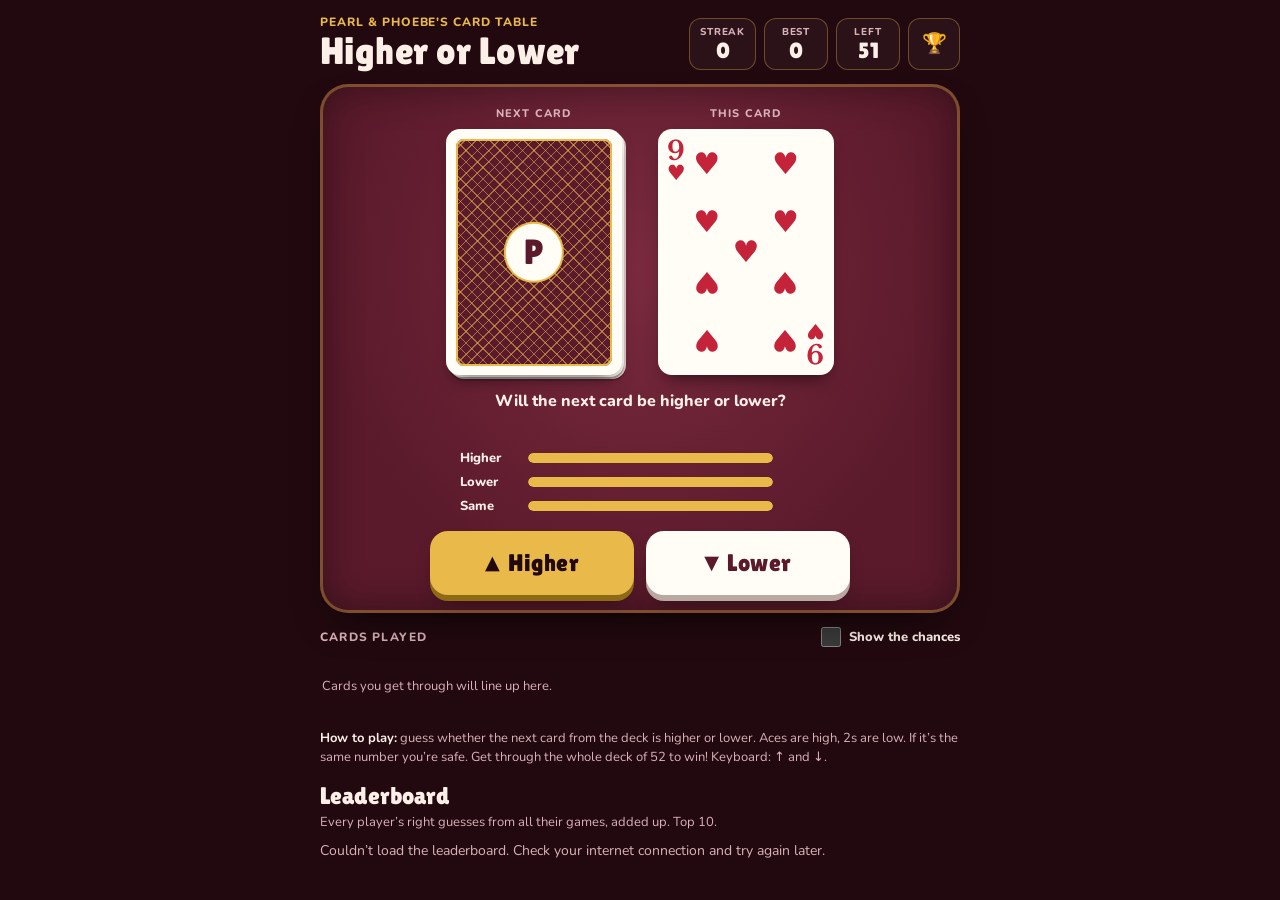
<file: higher-lower/index.html>
<!doctype html>
<html lang="en">
<head>
<meta charset="utf-8">
<meta name="viewport" content="width=device-width, initial-scale=1, viewport-fit=cover">
<meta name="theme-color" content="#22090F">
<title>Pearl &amp; Phoebe's Higher or Lower</title>
<link rel="preconnect" href="https://fonts.googleapis.com">
<link rel="preconnect" href="https://fonts.gstatic.com" crossorigin>
<link href="https://fonts.googleapis.com/css2?family=Lilita+One&family=Libre+Baskerville:wght@700&family=Nunito:wght@600;700;800&display=swap" rel="stylesheet">
<style>
  /* Layout: one card table. Deck on the left, the card in play on the right,
     Higher / Lower under them, the cards already played run along the bottom rail.
     A deliberate single look: burgundy baize under a dark wooden rail, in either theme. */
  :root{
    --rail:#22090F;
    --felt:#5A1A2B;
    --felt-hi:#7A2A3E;
    --gold:#E9B949;
    --card:#FFFDF6;
    --ink:#1D1B24;
    --ink-red:#C42339;
    --text:#FCEFE7;
    --muted:#D9B2B9;
    --good:#FFD36B;
    --bad:#FF8A80;
    --line:rgba(233,185,73,.35);

    --font-display:'Lilita One', 'Arial Rounded MT Bold', system-ui, sans-serif;
    --font-body:'Nunito', system-ui, sans-serif;
    --font-index:'Libre Baskerville', Georgia, 'Times New Roman', serif;

    --card-w:clamp(118px, 38vw, 176px);
    color-scheme:dark;
  }

  *{box-sizing:border-box;}
  html,body{background:var(--rail);}
  body{
    color:var(--text);
    font-family:var(--font-body);
    padding-inline:16px;
    padding-block:16px 32px;
    -webkit-text-size-adjust:100%;
  }
  button{
    font-family:inherit;
    touch-action:manipulation;
    -webkit-tap-highlight-color:transparent;
    -webkit-user-select:none;user-select:none;
  }

  .app{max-width:640px;margin:0 auto;display:flex;flex-direction:column;gap:14px;}

  /* ---- header ---- */
  .top{display:flex;align-items:flex-end;justify-content:space-between;gap:12px;flex-wrap:wrap;}
  .title{display:flex;flex-direction:column;line-height:1;}
  .title .by{font-size:12px;font-weight:800;letter-spacing:.08em;text-transform:uppercase;color:var(--gold);}
  .title h1{font-family:var(--font-display);font-weight:400;font-size:clamp(28px,7vw,38px);margin:4px 0 0;letter-spacing:.01em;text-wrap:balance;}
  .stats{display:flex;gap:8px;}
  .stat{
    display:flex;flex-direction:column;align-items:center;min-width:64px;
    border:1px solid var(--line);border-radius:12px;padding:6px 10px;
    background:rgba(255,255,255,.04);
  }
  .stat .k{font-size:10px;font-weight:800;letter-spacing:.08em;text-transform:uppercase;color:var(--muted);}
  .stat .v{font-family:var(--font-display);font-size:22px;font-variant-numeric:tabular-nums;line-height:1.1;}
  .stat.hot .v{color:var(--good);}

  /* ---- table ---- */
  .table{
    position:relative;
    border-radius:28px;
    padding:22px 16px 18px;
    background:
      radial-gradient(ellipse at 50% 35%, var(--felt-hi), var(--felt) 70%);
    box-shadow:
      inset 0 0 0 3px var(--line),
      inset 0 0 40px rgba(0,0,0,.45),
      0 18px 40px -18px rgba(0,0,0,.8);
    display:flex;flex-direction:column;align-items:center;gap:16px;
  }
  .spots{display:flex;justify-content:center;align-items:flex-start;gap:clamp(14px,5vw,36px);width:100%;}
  .spot{display:flex;flex-direction:column;align-items:center;gap:8px;min-width:0;}
  .spot-label{font-size:11px;font-weight:800;letter-spacing:.1em;text-transform:uppercase;color:var(--muted);}

  /* ---- cards ---- */
  .card-wrap{width:var(--card-w);aspect-ratio:5/7;max-width:100%;perspective:900px;position:relative;}
  .flipper{position:absolute;inset:0;transform-style:preserve-3d;transition:transform .45s cubic-bezier(.3,.7,.3,1);}
  .flipper.flipped{transform:rotateY(180deg);}
  .face,.back{
    position:absolute;inset:0;border-radius:calc(var(--card-w) * .08);
    backface-visibility:hidden;-webkit-backface-visibility:hidden;
    box-shadow:0 10px 18px -8px rgba(0,0,0,.6);
  }
  .face{transform:rotateY(180deg);}
  .flipper.static .face{transform:none;}

  .back{
    background:var(--card);
    padding:calc(var(--card-w) * .055);
  }
  .back::before{
    content:"";position:absolute;inset:calc(var(--card-w) * .055);border-radius:calc(var(--card-w) * .045);
    background:
      repeating-linear-gradient(45deg, transparent 0 7px, rgba(233,185,73,.55) 7px 8px),
      repeating-linear-gradient(-45deg, transparent 0 7px, rgba(233,185,73,.55) 7px 8px),
      var(--felt);
    box-shadow:inset 0 0 0 2px var(--gold);
  }
  .back::after{
    content:"P";position:absolute;left:50%;top:50%;transform:translate(-50%,-50%);
    width:calc(var(--card-w) * .32);height:calc(var(--card-w) * .32);border-radius:50%;
    display:grid;place-items:center;
    font-family:var(--font-display);font-size:calc(var(--card-w) * .2);
    background:var(--card);color:var(--felt);box-shadow:0 0 0 2px var(--gold);
  }
  .stack{position:relative;}
  .stack::before,.stack::after{
    content:"";position:absolute;inset:0;border-radius:calc(var(--card-w) * .08);
    background:var(--card);box-shadow:0 2px 0 rgba(0,0,0,.25);
  }
  .stack::before{transform:translate(4px,4px);opacity:.75;}
  .stack::after{transform:translate(2px,2px);opacity:.9;}
  .stack.empty::before,.stack.empty::after{display:none;}
  .stack .flipper{z-index:1;}

  .face{
    background:var(--card);color:var(--ink);
    overflow:hidden;
  }
  .face.red{color:var(--ink-red);}
  .corner{
    position:absolute;display:flex;flex-direction:column;align-items:center;line-height:.95;
    font-family:var(--font-index);font-weight:700;
    font-size:calc(var(--card-w) * .15);
  }
  .corner .s{font-size:.8em;font-family:system-ui, sans-serif;}
  .corner.tl{top:calc(var(--card-w) * .05);left:calc(var(--card-w) * .05);}
  .corner.br{bottom:calc(var(--card-w) * .05);right:calc(var(--card-w) * .05);transform:rotate(180deg);}
  .corner .r.ten{letter-spacing:-.08em;}
  .pips{position:absolute;inset:calc(var(--card-w) * .2) calc(var(--card-w) * .18);}
  .pip{
    position:absolute;transform:translate(-50%,-50%);
    font-size:calc(var(--card-w) * .17);line-height:1;font-family:system-ui, sans-serif;
  }
  .pip.down{transform:translate(-50%,-50%) rotate(180deg);}
  .pip.ace{font-size:calc(var(--card-w) * .5);}
  .court{
    position:absolute;inset:calc(var(--card-w) * .2) calc(var(--card-w) * .2);
    border:2px solid currentColor;border-radius:calc(var(--card-w) * .04);
    display:flex;flex-direction:column;align-items:center;justify-content:center;gap:2px;
    background:repeating-linear-gradient(135deg, transparent 0 6px, rgba(233,185,73,.18) 6px 7px);
  }
  .court .big{font-family:var(--font-display);font-size:calc(var(--card-w) * .38);line-height:1;}
  .court .crown{font-size:calc(var(--card-w) * .16);line-height:1;font-family:system-ui, sans-serif;}
  .court .word{font-family:var(--font-body);font-weight:800;font-size:calc(var(--card-w) * .07);letter-spacing:.1em;text-transform:uppercase;}

  .landed{animation:land .32s ease-out;}
  @keyframes land{from{transform:translateY(-6px) scale(1.04);}to{transform:none;}}

  /* ---- message + odds ---- */
  .msg{
    min-height:2.6em;text-align:center;font-weight:800;font-size:16px;line-height:1.3;
    max-width:32ch;text-wrap:balance;
  }
  .msg.good{color:var(--good);}
  .msg.bad{color:var(--bad);}

  .odds{width:100%;max-width:360px;display:flex;flex-direction:column;gap:6px;}
  .odds-row{display:grid;grid-template-columns:4.6em minmax(0,1fr) 3em;gap:8px;align-items:center;font-size:13px;font-weight:800;}
  .odds-row .pct{text-align:right;font-variant-numeric:tabular-nums;}
  .odds-track{height:10px;border-radius:999px;background:rgba(0,0,0,.3);overflow:hidden;}
  .odds-fill{height:100%;border-radius:999px;background:var(--gold);transition:width .3s;}

  /* ---- buttons ---- */
  .controls{display:grid;grid-template-columns:1fr 1fr;gap:12px;width:100%;max-width:420px;}
  .guess{
    display:flex;align-items:center;justify-content:center;gap:8px;
    min-height:64px;border:none;border-radius:18px;cursor:pointer;
    font-family:var(--font-display);font-size:24px;letter-spacing:.02em;
    color:var(--rail);background:var(--gold);
    box-shadow:0 6px 0 #8F6A16, 0 12px 20px -10px rgba(0,0,0,.6);
    transition:transform .06s, box-shadow .06s;
  }
  .guess.lower{background:var(--card);color:var(--felt);box-shadow:0 6px 0 #B9A9A0, 0 12px 20px -10px rgba(0,0,0,.6);}
  .guess:active:not(:disabled){transform:translateY(4px);box-shadow:0 2px 0 #8F6A16;}
  .guess.lower:active:not(:disabled){box-shadow:0 2px 0 #B9A9A0;}
  .guess:disabled{opacity:.45;cursor:default;}
  .guess:focus-visible{outline:3px solid var(--text);outline-offset:3px;}
  .guess .arrow{font-size:.8em;}

  .again{
    display:none;
    min-height:56px;padding:0 28px;border:none;border-radius:18px;cursor:pointer;
    font-family:var(--font-display);font-size:22px;color:var(--rail);background:var(--gold);
    box-shadow:0 6px 0 #8F6A16;
  }
  .again:focus-visible{outline:3px solid var(--text);outline-offset:3px;}
  .over .controls{display:none;}
  .over .again{display:block;}

  /* ---- played cards ---- */
  .rail{display:flex;flex-direction:column;gap:8px;}
  .rail-head{display:flex;justify-content:space-between;align-items:center;gap:12px;flex-wrap:wrap;}
  .rail-head h2{font-size:12px;font-weight:800;letter-spacing:.1em;text-transform:uppercase;color:var(--muted);margin:0;}
  .toggle{display:flex;align-items:center;gap:8px;font-size:13px;font-weight:800;cursor:pointer;}
  .toggle input{width:20px;height:20px;accent-color:var(--gold);margin:0;}
  .played{
    display:flex;gap:6px;overflow-x:auto;padding:4px 2px 8px;
    scrollbar-width:thin;scrollbar-color:var(--line) transparent;
    min-height:66px;
  }
  .mini{
    flex:none;width:40px;height:56px;border-radius:6px;background:var(--card);color:var(--ink);
    display:flex;flex-direction:column;align-items:center;justify-content:center;line-height:1;
    font-family:var(--font-index);font-weight:700;font-size:15px;
    box-shadow:0 3px 6px -3px rgba(0,0,0,.6);position:relative;
  }
  .mini.red{color:var(--ink-red);}
  .mini .s{font-family:system-ui, sans-serif;font-size:14px;margin-top:3px;}
  .mini .mark{
    position:absolute;top:-6px;right:-6px;width:18px;height:18px;border-radius:50%;
    display:grid;place-items:center;font-family:var(--font-body);font-size:11px;font-weight:800;
    background:var(--rail);color:var(--good);box-shadow:0 0 0 1.5px currentColor;
  }
  .mini .mark.x{color:var(--bad);}
  .mini .mark.eq{color:var(--muted);}
  .played-empty{color:var(--muted);font-size:13px;align-self:center;}

  .rules{color:var(--muted);font-size:13px;line-height:1.5;margin:0;}
  .rules strong{color:var(--text);}

  /* ---- leaderboard ---- */
  .score-form{width:100%;max-width:420px;display:none;flex-direction:column;gap:6px;}
  .over.can-submit .score-form{display:flex;}
  .score-form label{font-weight:800;font-size:13px;text-align:center;}
  .name-row{display:flex;gap:8px;}
  .name-row input{
    flex:1 1 auto;min-width:0;
    font:inherit;font-size:16px;font-weight:800;
    color:var(--ink);background:var(--card);
    border:2px solid var(--line);border-radius:14px;padding:10px 12px;
  }
  .name-row input:focus{outline:3px solid var(--gold);outline-offset:1px;}
  .name-row button{
    flex:none;min-height:48px;padding:0 16px;border:none;border-radius:14px;cursor:pointer;
    font-family:var(--font-display);font-size:18px;color:var(--rail);background:var(--card);
    box-shadow:0 4px 0 #B9A9A0;
  }
  .name-row button:disabled{opacity:.6;cursor:default;}
  .name-row button:focus-visible{outline:3px solid var(--text);outline-offset:2px;}
  .form-msg{margin:0;font-size:13px;font-weight:800;text-align:center;min-height:1.2em;color:var(--muted);}
  .form-msg.bad{color:var(--bad);}

  .board-sec{display:flex;flex-direction:column;gap:10px;scroll-margin-top:16px;}
  .board-sec h2{font-family:var(--font-display);font-weight:400;font-size:24px;margin:0;}
  .board-sec .sub{color:var(--muted);font-size:13px;margin:-6px 0 0;}
  .board{list-style:none;margin:0;padding:0;display:flex;flex-direction:column;gap:4px;}
  .board li{
    display:grid;grid-template-columns:2em minmax(0,1fr) auto;gap:10px;align-items:center;
    padding:8px 12px;border-radius:12px;background:rgba(255,255,255,.05);
    font-weight:800;font-size:15px;font-variant-numeric:tabular-nums;
  }
  .board li .rank{color:var(--muted);}
  .board li:nth-child(-n+3) .rank{color:var(--gold);}
  .board li .who{overflow:hidden;text-overflow:ellipsis;white-space:nowrap;}
  .board li .who small{display:block;color:var(--muted);font-size:12px;font-weight:700;overflow:hidden;text-overflow:ellipsis;}
  .board li .n{font-family:var(--font-display);font-weight:400;font-size:18px;}
  .board li .n small{font-family:var(--font-body);font-size:11px;color:var(--muted);font-weight:800;margin-left:3px;}
  .board li.me{background:rgba(233,185,73,.16);box-shadow:inset 0 0 0 2px var(--gold);}
  .board-empty{color:var(--muted);font-size:14px;margin:0;}
  .board-btn{
    align-self:stretch;display:flex;flex-direction:column;align-items:center;justify-content:center;
    min-width:52px;border:1px solid var(--line);border-radius:12px;background:rgba(255,255,255,.04);
    color:var(--text);font-size:20px;cursor:pointer;text-decoration:none;
  }
  .board-btn:focus-visible{outline:3px solid var(--gold);outline-offset:2px;}

  @media (prefers-reduced-motion: reduce){
    *{animation-duration:0.001ms !important;transition-duration:0.001ms !important;}
  }
  @media (max-width:420px){
    .stat{min-width:56px;padding:5px 8px;}
    .stat .v{font-size:19px;}
    .table{padding:18px 12px 16px;border-radius:22px;}
    .guess{min-height:60px;font-size:22px;}
  }
</style>
<style>body{margin:0;padding-top:max(16px, env(safe-area-inset-top, 0px));padding-bottom:max(32px, env(safe-area-inset-bottom, 0px));}</style>
</head>
<body>
<div class="app" id="app">
  <header class="top">
    <div class="title">
      <span class="by">Pearl &amp; Phoebe's card table</span>
      <h1>Higher or Lower</h1>
    </div>
    <div class="stats">
      <div class="stat" id="streakBox"><span class="k">Streak</span><span class="v" id="streak">0</span></div>
      <div class="stat"><span class="k">Best</span><span class="v" id="best">0</span></div>
      <div class="stat"><span class="k">Left</span><span class="v" id="left">51</span></div>
      <a class="board-btn" href="#leaderboard" id="boardBtn" aria-label="Leaderboard" title="Leaderboard">🏆</a>
    </div>
  </header>

  <main class="table" id="table">
    <div class="spots">
      <div class="spot">
        <span class="spot-label">Next card</span>
        <div class="card-wrap stack" id="deckWrap">
          <div class="flipper" id="deckFlipper">
            <div class="back"></div>
            <div class="face" id="deckFace"></div>
          </div>
        </div>
      </div>
      <div class="spot">
        <span class="spot-label">This card</span>
        <div class="card-wrap" id="currentWrap">
          <div class="flipper static"><div class="face" id="currentFace"></div></div>
        </div>
      </div>
    </div>

    <div class="msg" id="msg" role="status" aria-live="polite">Will the next card be higher or lower?</div>

    <div class="odds" id="odds" hidden>
      <div class="odds-row"><span>Higher</span><div class="odds-track"><div class="odds-fill" id="oddsHi"></div></div><span class="pct" id="pctHi"></span></div>
      <div class="odds-row"><span>Lower</span><div class="odds-track"><div class="odds-fill" id="oddsLo"></div></div><span class="pct" id="pctLo"></span></div>
      <div class="odds-row"><span>Same</span><div class="odds-track"><div class="odds-fill" id="oddsEq"></div></div><span class="pct" id="pctEq"></span></div>
    </div>

    <div class="controls">
      <button class="guess higher" id="btnHigher" type="button"><span class="arrow" aria-hidden="true">▲</span>Higher</button>
      <button class="guess lower" id="btnLower" type="button"><span class="arrow" aria-hidden="true">▼</span>Lower</button>
    </div>
    <form class="score-form" id="scoreForm" novalidate>
      <label for="playerName">Put your score on the leaderboard</label>
      <div class="name-row">
        <input id="playerName" name="playerName" maxlength="16" autocomplete="nickname" placeholder="Your name">
        <button type="submit" id="scoreSubmit">Add</button>
      </div>
      <p class="form-msg" id="scoreMsg" role="status"></p>
    </form>
    <button class="again" id="btnAgain" type="button">Shuffle &amp; play again</button>
  </main>

  <section class="rail">
    <div class="rail-head">
      <h2>Cards played</h2>
      <label class="toggle" for="showOdds"><input type="checkbox" id="showOdds"> Show the chances</label>
    </div>
    <div class="played" id="played"></div>
    <p class="rules" id="rules"><strong>How to play:</strong> guess whether the next card from the deck is higher or lower. Aces are high, 2s are low. If it&rsquo;s the same number you&rsquo;re safe. Get through the whole deck of 52 to win! Keyboard: &uarr; and &darr;.</p>
  </section>

  <section class="board-sec" id="leaderboard">
    <h2>Leaderboard</h2>
    <p class="sub">Every player&rsquo;s right guesses from all their games, added up. Top 10.</p>
    <div id="boardList"><p class="board-empty">Loading the leaderboard&hellip;</p></div>
  </section>
</div>

<script>
(function(){
  "use strict";

  var RANKS = ['2','3','4','5','6','7','8','9','10','J','Q','K','A'];
  var RANK_NAMES = ['2','3','4','5','6','7','8','9','10','Jack','Queen','King','Ace'];
  var SUITS = [
    {g:'♠︎', name:'spades', red:false},
    {g:'♥︎', name:'hearts', red:true},
    {g:'♦︎', name:'diamonds', red:true},
    {g:'♣︎', name:'clubs', red:false}
  ];
  var BEST_KEY = 'higherLowerBest';
  var ODDS_KEY = 'higherLowerShowOdds';
  var NAME_KEY = 'gamesPlayerName';

  // Shared leaderboard (Supabase). The publishable key is meant to be public:
  // the table only allows reading and adding scores.
  var BOARD_URL = 'https://ppqlwnqpimictchkpqyu.supabase.co/rest/v1/higher_lower_scores';
  var BOARD_KEY = 'sb_publishable_UoMfluUBvmWgHxPD3gvBaA_zxN6LudO';

  // Pip positions (x%, y%) inside the pip area for 2 to 10
  var PIPS = {
    2:[[50,0],[50,100]],
    3:[[50,0],[50,50],[50,100]],
    4:[[15,0],[85,0],[15,100],[85,100]],
    5:[[15,0],[85,0],[50,50],[15,100],[85,100]],
    6:[[15,0],[85,0],[15,50],[85,50],[15,100],[85,100]],
    7:[[15,0],[85,0],[50,25],[15,50],[85,50],[15,100],[85,100]],
    8:[[15,0],[85,0],[50,25],[15,50],[85,50],[50,75],[15,100],[85,100]],
    9:[[15,0],[85,0],[15,33],[85,33],[50,50],[15,67],[85,67],[15,100],[85,100]],
    10:[[15,0],[85,0],[50,17],[15,33],[85,33],[15,67],[85,67],[50,83],[15,100],[85,100]]
  };

  var $ = function(id){ return document.getElementById(id); };
  var state, busy = false;

  function load(key, fallback){ try { var v = localStorage.getItem(key); return v === null ? fallback : JSON.parse(v); } catch(e){ return fallback; } }
  function save(key, v){ try { localStorage.setItem(key, JSON.stringify(v)); } catch(e){} }

  function randInt(n){
    if (window.crypto && crypto.getRandomValues){
      var a = new Uint32Array(1); crypto.getRandomValues(a); return a[0] % n;
    }
    return Math.floor(Math.random() * n);
  }
  function shuffled(){
    var d = [];
    for (var s=0;s<4;s++) for (var r=0;r<13;r++) d.push({r:r, s:s});
    for (var i=d.length-1;i>0;i--){ var j = randInt(i+1); var t = d[i]; d[i] = d[j]; d[j] = t; }
    return d;
  }

  function newGame(){
    return { deck: shuffled(), pos: 0, streak: 0, status: 'playing', marks: [] };
  }

  function cardName(c){ return RANK_NAMES[c.r] + ' of ' + SUITS[c.s].name; }

  function faceHTML(c){
    var suit = SUITS[c.s], rank = RANKS[c.r];
    var corner = '<span class="r'+(rank==='10'?' ten':'')+'">'+rank+'</span><span class="s">'+suit.g+'</span>';
    var mid = '';
    if (rank === 'A'){
      mid = '<div class="pips"><span class="pip ace" style="left:50%;top:50%">'+suit.g+'</span></div>';
    } else if (c.r >= 9 && c.r <= 11){
      var word = ['Jack','Queen','King'][c.r-9];
      var crown = ['✦','❀','♛︎'][c.r-9];
      mid = '<div class="court"><span class="crown" aria-hidden="true">'+crown+'</span><span class="big">'+rank+'</span><span class="word">'+word+'</span></div>';
    } else {
      mid = '<div class="pips">' + PIPS[+rank].map(function(p){
        return '<span class="pip'+(p[1]>50?' down':'')+'" style="left:'+p[0]+'%;top:'+p[1]+'%">'+suit.g+'</span>';
      }).join('') + '</div>';
    }
    return '<span class="corner tl">'+corner+'</span>' + mid + '<span class="corner br">'+corner+'</span>';
  }
  function paintFace(el, c){
    el.className = 'face' + (SUITS[c.s].red ? ' red' : '');
    el.innerHTML = faceHTML(c);
    el.setAttribute('aria-label', cardName(c));
    el.setAttribute('role', 'img');
  }

  function renderStats(){
    $('streak').textContent = state.streak;
    $('best').textContent = load(BEST_KEY, 0);
    $('left').textContent = state.deck.length - 1 - state.pos;
    $('streakBox').classList.toggle('hot', state.streak >= 5);
    $('deckWrap').classList.toggle('empty', state.deck.length - 1 - state.pos <= 1);
  }

  function renderOdds(){
    var show = $('showOdds').checked && state.status === 'playing';
    $('odds').hidden = !show;
    if (!show) return;
    var cur = state.deck[state.pos], rest = state.deck.slice(state.pos+1);
    var hi = 0, lo = 0, eq = 0;
    rest.forEach(function(c){ if (c.r > cur.r) hi++; else if (c.r < cur.r) lo++; else eq++; });
    var n = rest.length || 1;
    [['Hi',hi],['Lo',lo],['Eq',eq]].forEach(function(p){
      var pct = Math.round(100*p[1]/n);
      $('odds'+p[0]).style.width = pct + '%';
      $('pct'+p[0]).textContent = pct + '%';
    });
  }

  function renderPlayed(){
    var box = $('played');
    if (!state.pos){
      box.innerHTML = '<span class="played-empty">Cards you get through will line up here.</span>';
      return;
    }
    var html = '';
    for (var i=0;i<state.pos;i++){
      var c = state.deck[i], m = state.marks[i];
      html += '<div class="mini'+(SUITS[c.s].red?' red':'')+'" title="'+cardName(c)+'">' +
        RANKS[c.r] + '<span class="s">'+SUITS[c.s].g+'</span>' +
        (m ? '<span class="mark '+(m==='x'?'x':m==='eq'?'eq':'')+'" aria-hidden="true">'+(m==='x'?'✕':m==='eq'?'=':'✓')+'</span>' : '') +
        '</div>';
    }
    box.innerHTML = html;
    box.scrollLeft = box.scrollWidth;
  }

  // ---------- leaderboard ----------

  function esc(s){
    return String(s).replace(/[&<>"']/g, function(c){
      return {'&':'&amp;','<':'&lt;','>':'&gt;','"':'&quot;',"'":'&#39;'}[c];
    });
  }
  function nameKey(n){ return String(n).replace(/\s+/g,' ').trim().toLowerCase(); }

  // Every game's score, newest first, added up into one row per player.
  function fetchBoard(){
    return fetch(BOARD_URL + '?select=name,streak&order=created_at.desc&limit=1000',
      {headers:{apikey:BOARD_KEY}, cache:'no-store'})
      .then(function(r){ if (!r.ok) throw new Error('HTTP '+r.status); return r.json(); })
      .then(function(rows){
        var byKey = {}, players = [];
        rows.forEach(function(r){
          var k = nameKey(r.name), p = byKey[k];
          if (!p){ p = byKey[k] = {key:k, name:r.name.trim(), total:0, games:0, best:0}; players.push(p); }
          p.total += r.streak; p.games++; p.best = Math.max(p.best, r.streak);
        });
        return players.sort(function(a,b){ return b.total - a.total || b.best - a.best || a.games - b.games; });
      });
  }
  function postScore(name, streak){
    return fetch(BOARD_URL, {
      method:'POST',
      headers:{apikey:BOARD_KEY, 'Content-Type':'application/json', Prefer:'return=representation'},
      body: JSON.stringify({name:name, streak:streak})
    }).then(function(r){ if (!r.ok) throw new Error('HTTP '+r.status); return r.json(); })
      .then(function(rows){ return rows && rows[0]; });
  }
  // Shows the top 10 players, highlighting player `mineKey`.
  // Resolves with that player's overall rank and totals, or null.
  function renderBoard(mineKey){
    var list = $('boardList');
    return fetchBoard().then(function(players){
      if (!players.length){
        list.innerHTML = '<p class="board-empty">No scores yet. Finish a game to be first on the board!</p>';
        return null;
      }
      var mine = null;
      players.forEach(function(p, i){ if (p.key === mineKey) mine = {rank:i+1, player:p}; });
      list.innerHTML = '<ol class="board">' + players.slice(0,10).map(function(p, i){
        return '<li'+(p.key === mineKey?' class="me"':'')+'><span class="rank">'+(i+1)+'</span>' +
          '<span class="who">'+esc(p.name)+'<small>'+p.games+(p.games===1?' game':' games')+' &middot; best run '+p.best+'</small></span>' +
          '<span class="n">'+p.total+'<small>right</small></span></li>';
      }).join('') + '</ol>';
      return mine;
    }).catch(function(){
      list.innerHTML = '<p class="board-empty">Couldn&rsquo;t load the leaderboard. Check your internet connection and try again later.</p>';
      return null;
    });
  }

  $('scoreForm').addEventListener('submit', function(e){
    e.preventDefault();
    var input = $('playerName'), btn = $('scoreSubmit'), msg = $('scoreMsg');
    var name = input.value.replace(/\s+/g,' ').trim().slice(0,16);
    if (!name){
      msg.className = 'form-msg bad'; msg.textContent = 'Type your name first.'; input.focus(); return;
    }
    if (state.submitted || state.streak < 1) return;
    btn.disabled = input.disabled = true;
    msg.className = 'form-msg'; msg.textContent = 'Adding your score…';
    save(NAME_KEY, name);
    postScore(name, state.streak).then(function(row){
      state.submitted = true;
      return renderBoard(nameKey(name)).then(function(mine){
        msg.textContent = mine
          ? ('Added! '+mine.player.name+' is number '+mine.rank+' with '+mine.player.total+' right from '+mine.player.games+(mine.player.games===1?' game.':' games.'))
          : 'Score added.';
        btn.textContent = 'Added';
      });
    }).catch(function(){
      btn.disabled = input.disabled = false;
      msg.className = 'form-msg bad';
      msg.textContent = 'Couldn’t add your score. Check your internet connection and try again.';
    });
  });

  function resetScoreForm(){
    var input = $('playerName'), btn = $('scoreSubmit');
    input.value = load(NAME_KEY, '') || '';
    input.disabled = btn.disabled = false;
    btn.textContent = 'Add';
    $('scoreMsg').className = 'form-msg';
    $('scoreMsg').textContent = '';
  }

  function setMsg(text, kind){
    var m = $('msg');
    m.textContent = text;
    m.className = 'msg' + (kind ? ' ' + kind : '');
  }

  function renderAll(){
    paintFace($('currentFace'), state.deck[state.pos]);
    $('table').classList.toggle('over', state.status !== 'playing');
    $('table').classList.toggle('can-submit', state.status !== 'playing' && state.streak >= 1 && !state.submitted);
    $('btnHigher').disabled = $('btnLower').disabled = state.status !== 'playing';
    renderStats(); renderOdds(); renderPlayed();
  }

  function guess(dir){
    if (busy || state.status !== 'playing') return;
    busy = true;
    $('btnHigher').disabled = $('btnLower').disabled = true;

    var cur = state.deck[state.pos], next = state.deck[state.pos+1];
    var outcome = next.r > cur.r ? 'higher' : next.r < cur.r ? 'lower' : 'same';

    var flipper = $('deckFlipper');
    paintFace($('deckFace'), next);
    flipper.classList.add('flipped');

    setTimeout(function(){
      var name = cardName(next);
      if (outcome === 'same'){
        state.marks[state.pos] = 'eq';
        setMsg('The ' + name + '. Same number, so you’re safe!', '');
      } else if (outcome === dir){
        state.marks[state.pos] = 'ok';
        state.streak++;
        if (state.streak > load(BEST_KEY, 0)) save(BEST_KEY, state.streak);
        setMsg('The ' + name + '. ' + (dir === 'higher' ? 'Higher' : 'Lower') + ', well done!', 'good');
      } else {
        state.marks[state.pos] = 'x';
        state.status = 'lost';
        setMsg('Oh no, the ' + name + ' is ' + outcome + '. You got ' + state.streak + ' right in a row.', 'bad');
      }
      state.pos++;
      if (state.status === 'playing' && state.pos >= state.deck.length - 1){
        state.status = 'won';
        setMsg('You got through the whole deck! ' + state.streak + ' right. Amazing!', 'good');
      }

      // the revealed card becomes the card in play; the deck turns back over
      flipper.style.transition = 'none';
      flipper.classList.remove('flipped');
      void flipper.offsetWidth;
      flipper.style.transition = '';
      var cw = $('currentWrap');
      cw.classList.remove('landed'); void cw.offsetWidth; cw.classList.add('landed');

      renderAll();
      busy = false;
      if (state.status !== 'playing'){
        resetScoreForm();
        (state.streak >= 1 ? $('playerName') : $('btnAgain')).focus({preventScroll:true});
      }
    }, 620);
  }

  function restart(){
    state = newGame();
    setMsg('New deck shuffled. Higher or lower?', '');
    renderAll();
  }

  $('btnHigher').addEventListener('click', function(){ guess('higher'); });
  $('btnLower').addEventListener('click', function(){ guess('lower'); });
  $('btnAgain').addEventListener('click', restart);
  $('showOdds').addEventListener('change', function(){ save(ODDS_KEY, this.checked); renderOdds(); });
  document.addEventListener('keydown', function(e){
    if (e.target && (e.target.tagName === 'INPUT' || e.target.tagName === 'BUTTON' && e.key !== 'ArrowUp' && e.key !== 'ArrowDown')) return;
    if (e.key === 'ArrowUp'){ e.preventDefault(); guess('higher'); }
    else if (e.key === 'ArrowDown'){ e.preventDefault(); guess('lower'); }
    else if ((e.key === 'Enter' || e.key === ' ') && state.status !== 'playing' && document.activeElement !== $('btnAgain')){ e.preventDefault(); restart(); }
  });

  function boot(data){
    state = (data && data.state && data.state.deck) ? data.state : newGame();
    $('showOdds').checked = !!load(ODDS_KEY, false);
    resetScoreForm();
    renderAll();
    renderBoard(0);
  }

  var hot = window.claude && window.claude.hot;
  if (hot && hot.snapshot) hot.snapshot(function(){ return {state: state}; });
  if (hot && hot.ready) hot.ready(boot);
  else boot(hot ? hot.data : {});
})();
</script>
</body>
</html>
</file>
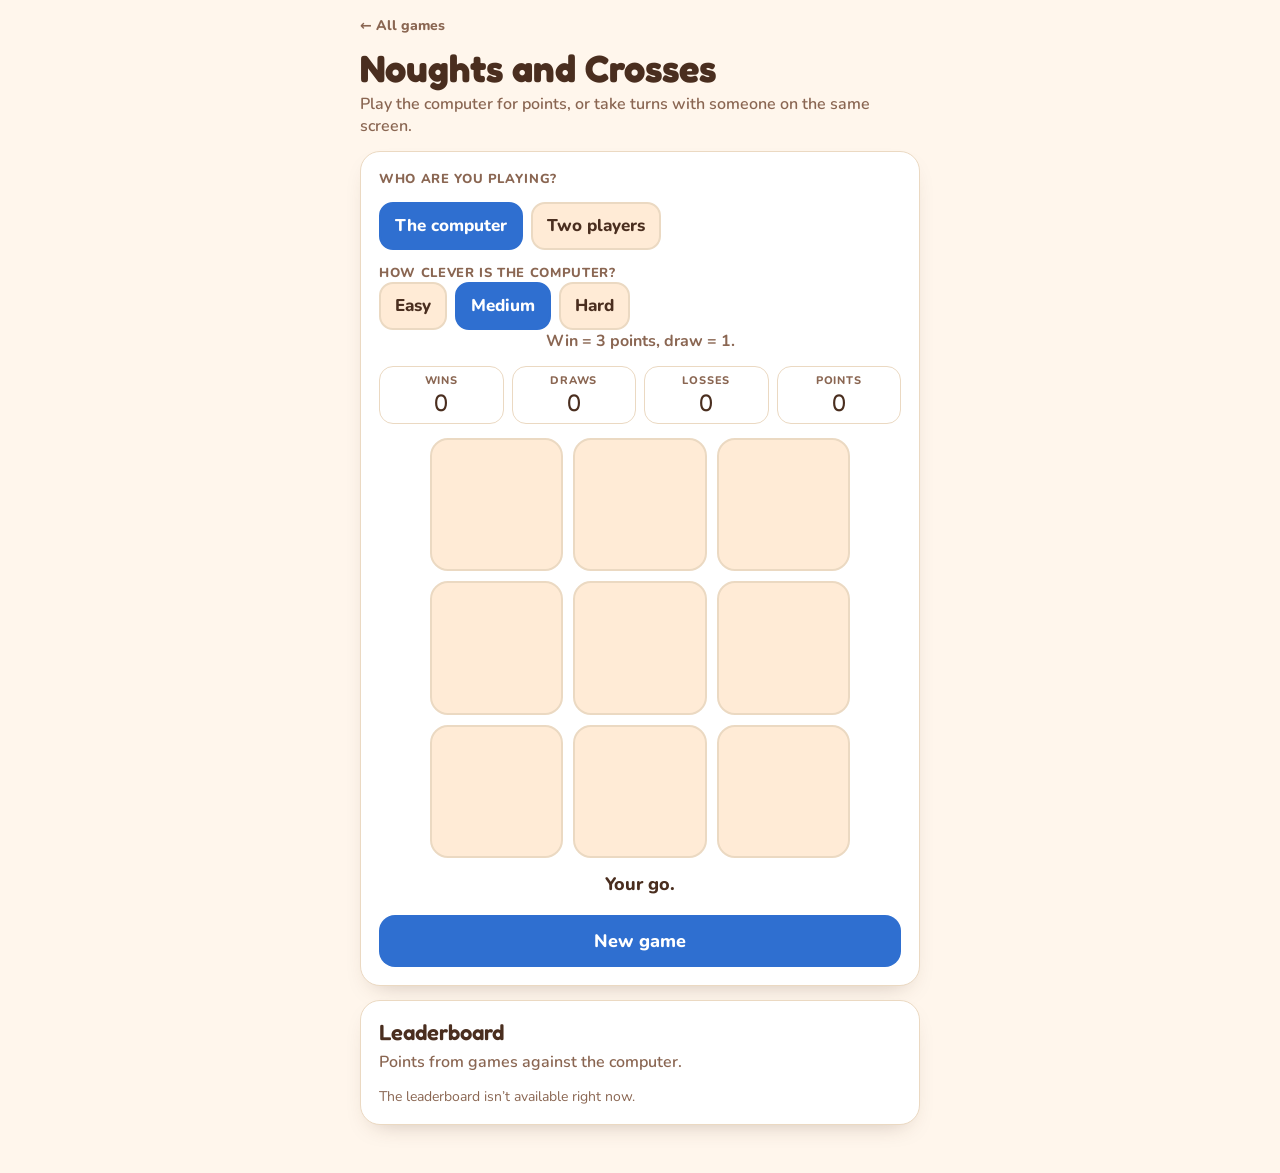
<file: noughts-and-crosses/index.html>
<!doctype html>
<html lang="en">
<head>
<meta charset="utf-8">
<meta name="viewport" content="width=device-width, initial-scale=1, viewport-fit=cover">
<title>Noughts and Crosses</title>
<link rel="preconnect" href="https://fonts.googleapis.com">
<link rel="preconnect" href="https://fonts.gstatic.com" crossorigin>
<link href="https://fonts.googleapis.com/css2?family=Fredoka:wght@600;700&family=Nunito:wght@500;600;700;800&display=swap" rel="stylesheet">
<link rel="stylesheet" href="/shared/arcade.css">
<style>
  .grid{display:grid;grid-template-columns:repeat(3,1fr);gap:10px;max-width:420px;width:100%;margin:0 auto;}
  .cell{appearance:none;aspect-ratio:1;border:2px solid var(--border);border-radius:18px;background:var(--surface-2);
    font-family:'Fredoka',system-ui,sans-serif;font-weight:700;font-size:clamp(48px,16vw,84px);line-height:1;cursor:pointer;color:var(--text);}
  .cell:disabled{cursor:default;}
  .cell.x{color:var(--accent);} .cell.o{color:var(--gold);}
  .cell.win{background:var(--surface);box-shadow:inset 0 0 0 4px var(--text);}
  .nm{flex:1 1 140px;min-width:0;font-size:16px;padding:12px;border-radius:12px;border:2px solid var(--border);background:var(--surface);color:var(--text);}
  .nm:focus{outline:3px solid var(--accent);outline-offset:1px;}
  .legend{text-align:center;color:var(--text-muted);font-weight:700;margin:0;}
</style>
</head>
<body>
<div class="app">
  <a class="back" href="/">&larr; All games</a>
  <div>
    <h1>Noughts and Crosses</h1>
    <p class="sub">Play the computer for points, or take turns with someone on the same screen.</p>
  </div>

  <div class="panel">
    <p class="label">Who are you playing?</p>
    <div class="chips" id="modes" role="group" aria-label="Players">
      <button class="chip" data-mode="cpu" aria-pressed="true" type="button">The computer</button>
      <button class="chip" data-mode="two" aria-pressed="false" type="button">Two players</button>
    </div>
    <div id="cpuOpts">
    <p class="label">How clever is the computer?</p>
    <div class="chips" id="levels" role="group" aria-label="Difficulty">
      <button class="chip" data-level="easy" aria-pressed="false" type="button">Easy</button>
      <button class="chip" data-level="medium" aria-pressed="true" type="button">Medium</button>
      <button class="chip" data-level="hard" aria-pressed="false" type="button">Hard</button>
    </div>
    <p class="legend" id="worth"></p>
    </div>
    <div id="twoOpts" class="hidden">
      <p class="label">Names (optional)</p>
      <div class="row">
        <input class="nm" id="nameX" maxlength="12" placeholder="Crosses" aria-label="Name for crosses" autocomplete="off">
        <input class="nm" id="nameO" maxlength="12" placeholder="Noughts" aria-label="Name for noughts" autocomplete="off">
      </div>
    </div>
    <div class="stats" id="cpuStats">
      <div class="stat"><span class="k">Wins</span><span class="v" id="sWins">0</span></div>
      <div class="stat"><span class="k">Draws</span><span class="v" id="sDraws">0</span></div>
      <div class="stat"><span class="k">Losses</span><span class="v" id="sLosses">0</span></div>
      <div class="stat"><span class="k">Points</span><span class="v" id="sPoints">0</span></div>
    </div>
    <div class="stats hidden" id="twoStats">
      <div class="stat"><span class="k" id="kX">Crosses</span><span class="v" id="sX">0</span></div>
      <div class="stat"><span class="k">Draws</span><span class="v" id="sD2">0</span></div>
      <div class="stat"><span class="k" id="kO">Noughts</span><span class="v" id="sO">0</span></div>
    </div>
    <div class="grid" id="grid" role="grid" aria-label="Noughts and crosses board"></div>
    <p class="msg" id="msg" aria-live="polite"></p>
    <button class="btn" id="again" type="button">New game</button>
  </div>

  <div class="panel">
    <h2>Leaderboard</h2>
    <p class="sub" style="margin:-8px 0 0">Points from games against the computer.</p>
    <div id="board"></div>
  </div>
</div>
<script src="/shared/board.js"></script>
<script>
(function(){
  // Points for a win / draw at each level. Harder computer, bigger prize.
  var PRIZE = {easy:{win:1, draw:0}, medium:{win:3, draw:1}, hard:{win:10, draw:3}};
  var LINES = [[0,1,2],[3,4,5],[6,7,8],[0,3,6],[1,4,7],[2,5,8],[0,4,8],[2,4,6]];
  var $ = function(id){ return document.getElementById(id); };
  var mode = 'cpu', two = {X:0, O:0, D:0}, turn = 'X', level = 'medium', cells = [], over = false, computerStarts = true;   // flips at the first game, so you go first
  var tally = {wins:0, draws:0, losses:0, points:0};
  var board = ArcadeBoard.create({game:'noughts', unit:'points', mount:$('board'),
    onAdded:function(){ tally = {wins:0, draws:0, losses:0, points:0}; showTally(); }});

  function winner(b){
    for (var i = 0; i < LINES.length; i++){
      var l = LINES[i];
      if (b[l[0]] && b[l[0]] === b[l[1]] && b[l[0]] === b[l[2]]) return {who:b[l[0]], line:l};
    }
    return null;
  }
  function empties(b){ var e = []; b.forEach(function(v, i){ if (!v) e.push(i); }); return e; }
  function pick(a){ return a[Math.floor(Math.random() * a.length)]; }

  // Perfect play: the computer is O, so it wants the highest score.
  function minimax(b, turn){
    var w = winner(b);
    if (w) return w.who === 'O' ? 1 : -1;
    var e = empties(b); if (!e.length) return 0;
    var best = turn === 'O' ? -2 : 2;
    e.forEach(function(i){
      b[i] = turn; var s = minimax(b, turn === 'O' ? 'X' : 'O'); b[i] = '';
      best = turn === 'O' ? Math.max(best, s) : Math.min(best, s);
    });
    return best;
  }
  function moveHard(b){
    var best = -2, moves = [];
    empties(b).forEach(function(i){
      b[i] = 'O'; var s = minimax(b, 'X'); b[i] = '';
      if (s > best){ best = s; moves = [i]; } else if (s === best) moves.push(i);
    });
    return pick(moves);
  }
  function findLine(b, who){   // a square that would complete three for `who`
    var e = empties(b);
    for (var k = 0; k < e.length; k++){
      b[e[k]] = who; var w = winner(b); b[e[k]] = '';
      if (w) return e[k];
    }
    return -1;
  }
  function moveMedium(b){
    var m = findLine(b, 'O'); if (m < 0) m = findLine(b, 'X');
    if (m >= 0) return m;
    if (!b[4]) return 4;
    return pick(empties(b));
  }
  function moveEasy(b){
    // Wins if it happens to see it, otherwise wanders about.
    var m = Math.random() < 0.4 ? findLine(b, 'O') : -1;
    return m >= 0 ? m : pick(empties(b));
  }
  function computerMove(){
    var m = level === 'hard' ? moveHard(cells) : level === 'medium' ? moveMedium(cells) : moveEasy(cells);
    cells[m] = 'O'; paint(); check();
  }

  function paint(w){
    var g = $('grid'); g.innerHTML = '';
    cells.forEach(function(v, i){
      var b = document.createElement('button');
      b.type = 'button'; b.className = 'cell' + (v === 'X' ? ' x' : v === 'O' ? ' o' : '') + (w && w.line.indexOf(i) >= 0 ? ' win' : '');
      b.textContent = v === 'X' ? '✕' : v === 'O' ? '◯' : '';
      b.setAttribute('aria-label', 'Square ' + (i+1) + (v ? ', ' + (v === 'X' ? 'cross' : 'nought') : ', empty'));
      b.disabled = over || !!v;
      b.addEventListener('click', function(){ play(i); });
      g.appendChild(b);
    });
  }
  function showTally(){
    $('sWins').textContent = tally.wins; $('sDraws').textContent = tally.draws;
    $('sLosses').textContent = tally.losses; $('sPoints').textContent = tally.points;
    board.setScore(tally.points);
  }
  function setMsg(t, k){ $('msg').textContent = t; $('msg').className = 'msg' + (k ? ' ' + k : ''); }

  function who(m){ return ($(m === 'X' ? 'nameX' : 'nameO').value.trim() || (m === 'X' ? 'Crosses' : 'Noughts')); }
  function showTwo(){
    $('kX').textContent = who('X'); $('kO').textContent = who('O');
    $('sX').textContent = two.X; $('sO').textContent = two.O; $('sD2').textContent = two.D;
  }
  function checkTwo(){
    var w = winner(cells), full = !empties(cells).length;
    if (!w && !full){ turn = turn === 'X' ? 'O' : 'X'; setMsg(who(turn) + ', your go.'); return; }
    over = true; paint(w);
    if (w){ two[w.who]++; setMsg(who(w.who) + ' wins!', 'good'); } else { two.D++; setMsg('A draw.'); }
    showTwo();
  }
  function check(){
    var w = winner(cells), full = !empties(cells).length;
    if (!w && !full) { setMsg('Your go.'); return; }
    over = true; paint(w);
    var p = PRIZE[level];
    if (w && w.who === 'X'){ tally.wins++; tally.points += p.win; setMsg('You win! +' + p.win + (p.win === 1 ? ' point' : ' points'), 'good'); }
    else if (w){ tally.losses++; setMsg('The computer wins this time.', 'bad'); }
    else { tally.draws++; tally.points += p.draw; setMsg(p.draw ? 'A draw. +' + p.draw + (p.draw === 1 ? ' point' : ' points') : 'A draw.', ''); }
    showTally();
  }
  function play(i){
    if (over || cells[i]) return;
    if (mode === 'two'){ cells[i] = turn; paint(); checkTwo(); return; }
    cells[i] = 'X'; paint();
    var w = winner(cells);
    if (w || !empties(cells).length){ check(); return; }
    setMsg('Thinking…');
    setTimeout(computerMove, 350);
  }
  function newGame(){
    cells = ['','','','','','','','','']; over = false;
    computerStarts = !computerStarts;      // take it in turns to go first
    if (mode === 'two'){
      turn = computerStarts ? 'O' : 'X';      // the first player alternates too
      paint(); showTwo(); setMsg(who(turn) + ', your go.'); return;
    }
    paint();
    if (computerStarts){ setMsg('Computer goes first…'); setTimeout(computerMove, 450); } else setMsg('Your go.');
  }
  function showWorth(){
    var p = PRIZE[level];
    $('worth').textContent = 'Win = ' + p.win + (p.win === 1 ? ' point' : ' points') + (p.draw ? ', draw = ' + p.draw : '') + '.';
  }
  Array.prototype.forEach.call(document.querySelectorAll('#levels .chip'), function(c){
    c.addEventListener('click', function(){
      level = c.dataset.level;
      Array.prototype.forEach.call(document.querySelectorAll('#levels .chip'), function(d){ d.setAttribute('aria-pressed', d === c ? 'true' : 'false'); });
      showWorth(); newGame();
    });
  });
  Array.prototype.forEach.call(document.querySelectorAll('#modes .chip'), function(c){
    c.addEventListener('click', function(){
      mode = c.dataset.mode;
      Array.prototype.forEach.call(document.querySelectorAll('#modes .chip'), function(d){ d.setAttribute('aria-pressed', d === c ? 'true' : 'false'); });
      var cpu = mode === 'cpu';
      ['cpuOpts','cpuStats'].forEach(function(id){ $(id).classList.toggle('hidden', !cpu); });
      ['twoOpts','twoStats'].forEach(function(id){ $(id).classList.toggle('hidden', cpu); });
      computerStarts = true; newGame();
    });
  });
  ['nameX','nameO'].forEach(function(id){ $(id).addEventListener('input', function(){ showTwo(); if (!over && mode === 'two') setMsg(who(turn) + ', your go.'); }); });
  $('again').addEventListener('click', newGame);
  showWorth(); newGame(); showTally();
})();
</script>
</body>
</html>
</file>
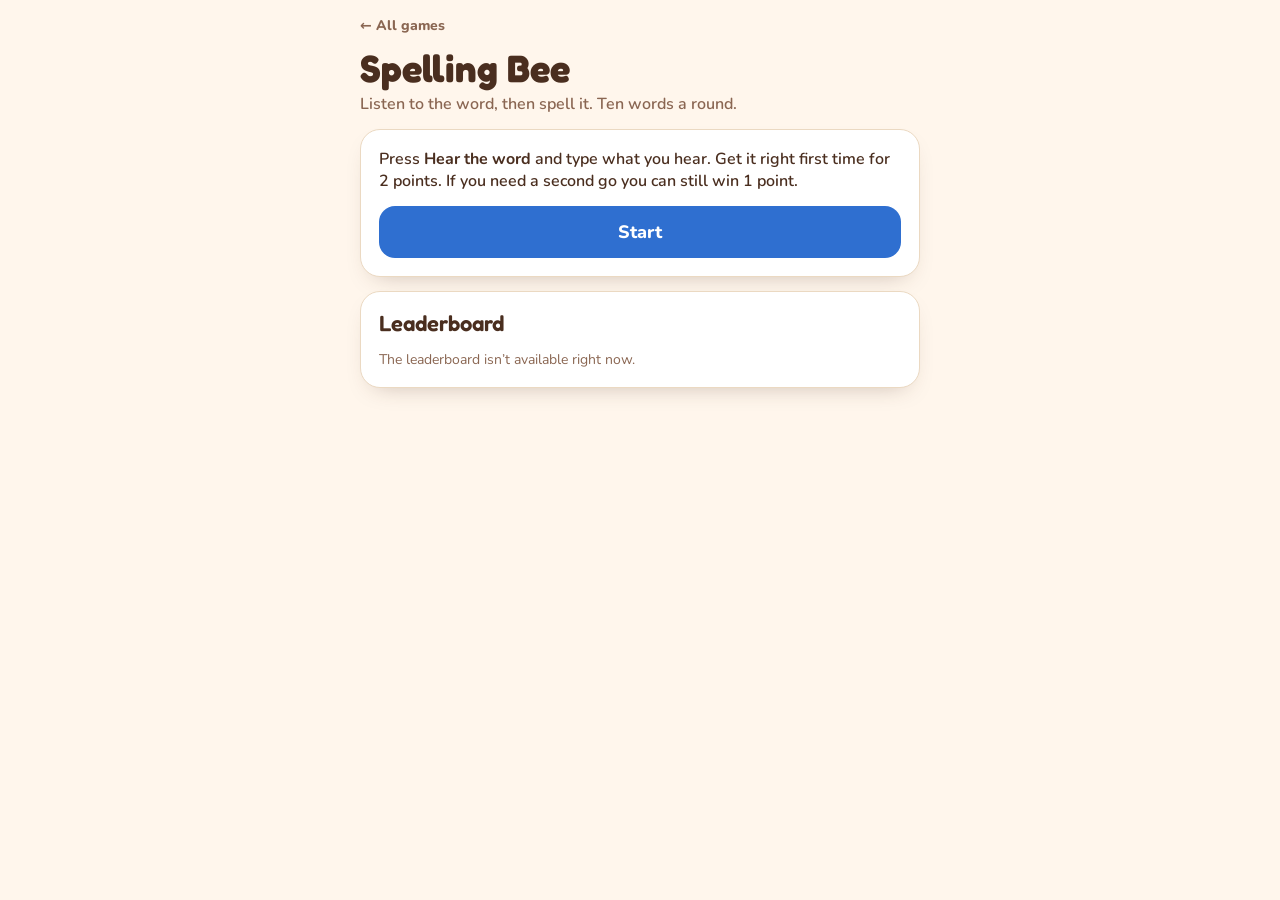
<file: spelling/index.html>
<!doctype html>
<html lang="en">
<head>
<meta charset="utf-8">
<meta name="viewport" content="width=device-width, initial-scale=1, viewport-fit=cover">
<title>Spelling Bee</title>
<link rel="preconnect" href="https://fonts.googleapis.com">
<link rel="preconnect" href="https://fonts.gstatic.com" crossorigin>
<link href="https://fonts.googleapis.com/css2?family=Fredoka:wght@600;700&family=Nunito:wght@500;600;700;800&display=swap" rel="stylesheet">
<link rel="stylesheet" href="/shared/arcade.css">
<style>
  .sentence{font-size:20px;font-weight:700;line-height:1.5;text-align:center;margin:0;}
  .blank{display:inline-block;min-width:4ch;border-bottom:3px solid var(--accent);}
  .say{display:flex;gap:10px;flex-wrap:wrap;justify-content:center;}
  .say .btn{flex:1 1 150px;}
  .try{display:flex;gap:10px;}
  .try input{flex:1;min-width:0;font-size:22px;font-weight:800;letter-spacing:.04em;padding:14px;border-radius:14px;
    border:2px solid var(--border);background:var(--surface);color:var(--text);text-align:center;}
  .try input:focus{outline:3px solid var(--accent);outline-offset:1px;}
  .shape{font-family:'Fredoka',system-ui,sans-serif;font-size:26px;letter-spacing:.25em;text-align:center;margin:0;color:var(--text-muted);}
  .bar{height:10px;border-radius:6px;background:var(--surface-2);overflow:hidden;}
  .bar>span{display:block;height:100%;background:var(--accent);width:0;transition:width .25s ease;}
  .words{list-style:none;margin:0;padding:0;display:flex;flex-direction:column;gap:4px;}
  .words li{display:flex;justify-content:space-between;gap:10px;background:var(--surface-2);border-radius:12px;padding:8px 12px;font-weight:800;}
  .words li.ok span:last-child{color:var(--good);} .words li.no span:last-child{color:var(--bad);}
  .big{font-family:'Fredoka',system-ui,sans-serif;font-weight:700;font-size:56px;text-align:center;margin:0;}
  .wrong{color:var(--bad);}
</style>
</head>
<body>
<div class="app">
  <a class="back" href="/">&larr; All games</a>
  <div>
    <h1>Spelling Bee</h1>
    <p class="sub">Listen to the word, then spell it. Ten words a round.</p>
  </div>

  <div class="panel" id="intro">
    <p style="margin:0;font-weight:600">Press <b>Hear the word</b> and type what you hear. Get it right first time for 2 points. If you need a second go you can still win 1 point.</p>
    <button class="btn" id="start" type="button">Start</button>
  </div>

  <div class="panel hidden" id="play">
    <div class="stats">
      <div class="stat"><span class="k">Word</span><span class="v" id="wNum">1/10</span></div>
      <div class="stat"><span class="k">Points</span><span class="v" id="wPts">0</span></div>
    </div>
    <div class="bar" aria-hidden="true"><span id="bar"></span></div>
    <p class="sentence" id="sentence"></p>
    <div class="say">
      <button class="btn secondary" id="hearWord" type="button">🔊 Hear the word</button>
      <button class="btn secondary" id="hearSentence" type="button">🔊 Hear it in a sentence</button>
    </div>
    <p class="shape hidden" id="shape" aria-live="polite"></p>
    <form class="try" id="form" autocomplete="off">
      <input id="guess" aria-label="Type the word" autocapitalize="none" autocorrect="off" spellcheck="false" autocomplete="off">
      <button class="btn" type="submit" id="check">Check</button>
    </form>
    <p class="msg" id="msg" aria-live="polite"></p>
  </div>

  <div class="panel hidden" id="done">
    <h2 id="doneHead">Well done!</h2>
    <p class="big" id="doneScore"></p>
    <ul class="words" id="words"></ul>
    <div class="row">
      <button class="btn" id="again" type="button">Play again</button>
    </div>
  </div>

  <div class="panel">
    <h2>Leaderboard</h2>
    <div id="board"></div>
  </div>
</div>
<script src="/shared/board.js"></script>
<script>
(function(){
  var $ = function(id){ return document.getElementById(id); };
  var ROUND = 10;
  // Each word has a sentence; ___ marks where it goes. Words are the sort a 7 to 8 year old
  // (school year 3) is expected to learn, plus some common tricky ones.
  var WORDS = [
    ['because','I stayed in bed ___ it was raining.'], ['friend','My best ___ lives next door.'],
    ['people','Lots of ___ came to the party.'], ['though','I went out ___ it was cold.'],
    ['through','We walked ___ the park.'], ['thought','I ___ about my birthday.'],
    ['different','A cat is ___ from a dog.'], ['every','I brush my teeth ___ day.'],
    ['important','It is ___ to be kind.'], ['library','We borrowed a book from the ___.'],
    ['often','We ___ go to the beach.'], ['answer','Can you ___ the question?'],
    ['popular','That game is very ___.'], ['believe','I ___ in you.'],
    ['continue','Please ___ reading.'], ['early','We got up ___ on Monday.'],
    ['earth','The ___ goes around the sun.'], ['eight','My brother is ___ years old.'],
    ['enough','Have you had ___ to eat?'], ['exercise','Running is good ___.'],
    ['favourite','Pizza is my ___ food.'], ['February','___ is a short month.'],
    ['forward','Take one step ___.'], ['fruit','An apple is a type of ___.'],
    ['grammar','We learn ___ in English.'], ['group','Our ___ sat at the front.'],
    ['guard','A dog can ___ the house.'], ['guide','The ___ showed us the way.'],
    ['heart','Your ___ beats all the time.'], ['height','We measured his ___.'],
    ['history','We learned about the Romans in ___.'], ['imagine','Close your eyes and ___ a castle.'],
    ['increase','Prices can ___ over time.'], ['interest','She has a big ___ in space.'],
    ['island','A boat took us to the ___.'], ['knowledge','Books give us ___.'],
    ['learn','We ___ new things at school.'], ['length','What is the ___ of the table?'],
    ['material','The dress is made of soft ___.'], ['medicine','Take your ___ with water.'],
    ['mention','Please do not ___ it.'], ['minute','Wait one ___.'],
    ['natural','Honey is a ___ food.'], ['naughty','The puppy was ___.'],
    ['notice','Did you ___ the sign?'], ['occasion','Her birthday is a special ___.'],
    ['perhaps','___ it will snow tomorrow.'], ['position','Find your ___ in the line.'],
    ['possible','Is it ___ to fly?'], ['potatoes','We had ___ with our dinner.'],
    ['pressure','Do not put ___ on the cut.'], ['promise','I ___ to tell the truth.'],
    ['purpose','What is the ___ of this tool?'], ['quarter','A ___ of the cake is left.'],
    ['question','Put your hand up to ask a ___.'], ['recent','This is a ___ photo.'],
    ['regular','We have a ___ bedtime.'], ['reign','The queen began her ___.'],
    ['remember','Please ___ your coat.'], ['sentence','Write a ___ with a capital letter.'],
    ['separate','Keep the red socks ___.'], ['special','Today is a ___ day.'],
    ['straight','Draw a ___ line.'], ['strange','What a ___ noise!'],
    ['strength','He lifted it with great ___.'], ['suppose','I ___ you are right.'],
    ['surprise','It was a lovely ___.'], ['therefore','It rained, ___ we stayed in.'],
    ['various','There are ___ colours to choose.'], ['weight','What is the ___ of the parcel?'],
    ['woman','The ___ waited at the bus stop.'], ['women','The ___ went for a walk.'],
    ['accident','He had a little ___ with the paint.'], ['actually','I ___ liked the film.'],
    ['address','Write your ___ on the letter.'], ['appear','Stars ___ at night.'],
    ['arrive','We ___ at noon.'], ['bicycle','I ride my ___ to school.'],
    ['breath','Take a deep ___.'], ['breathe','It is hard to ___ underwater.'],
    ['busy','Mum is ___ in the kitchen.'], ['calendar','Look at the date on the ___.'],
    ['caught','She ___ the ball.'], ['centre','Stand in the ___ of the circle.'],
    ['century','A ___ is one hundred years.'], ['certain','I am ___ it is true.'],
    ['complete','Please ___ your work.'], ['consider','___ the choices carefully.'],
    ['describe','Can you ___ your pet?'], ['disappear','The rabbit will ___ in the hat.'],
    ['experiment','We did a science ___.'], ['extreme','It was ___ cold.'],
    ['famous','She is a ___ singer.'], ['peace','The two sides made ___.'],
    ['business','He runs a small ___.'], ['neighbour','Our ___ has a friendly dog.']
  ];

  var set = [], wi = 0, tries = 0, pts = 0, hinted = false, results = [], locked = false;
  var board = ArcadeBoard.create({game:'spelling', unit:'points', mount:$('board')});

  function shuffle(a){ for (var i = a.length - 1; i > 0; i--){ var j = Math.floor(Math.random() * (i + 1)), t = a[i]; a[i] = a[j]; a[j] = t; } return a; }
  function show(which){ ['intro','play','done'].forEach(function(id){ $(id).classList.toggle('hidden', id !== which); }); }
  function setMsg(t, k){ $('msg').textContent = t; $('msg').className = 'msg' + (k ? ' ' + k : ''); }

  // ---- speech (the browser's own voice; falls back to just showing the sentence) ----
  var canSpeak = 'speechSynthesis' in window && 'SpeechSynthesisUtterance' in window;
  function speak(text){
    if (!canSpeak) return;
    try {
      speechSynthesis.cancel();
      var u = new SpeechSynthesisUtterance(text); u.lang = 'en-GB'; u.rate = 0.85;
      var voices = speechSynthesis.getVoices(), v = voices.filter(function(x){ return /^en[-_]GB/i.test(x.lang); })[0];
      if (v) u.voice = v;
      speechSynthesis.speak(u);
    } catch(e){}
  }
  if (!canSpeak){ $('hearWord').classList.add('hidden'); $('hearSentence').classList.add('hidden'); }

  function cur(){ return set[wi]; }
  function showWord(){
    var w = cur();
    tries = 0; hinted = false; locked = false;
    $('wNum').textContent = (wi + 1) + '/' + ROUND; $('wPts').textContent = pts;
    $('bar').style.width = (wi / ROUND * 100) + '%';
    $('sentence').innerHTML = w[1].replace('___', '<span class="blank">&nbsp;&nbsp;&nbsp;&nbsp;&nbsp;&nbsp;</span>');
    $('shape').classList.add('hidden'); setMsg('');
    $('guess').value = ''; $('guess').disabled = false; $('check').disabled = false;
    $('guess').focus();
    speak(w[0]);
  }
  function start(){
    set = shuffle(WORDS.slice()).slice(0, ROUND); wi = 0; pts = 0; results = [];
    show('play'); showWord();
  }
  function next(){
    wi++;
    if (wi >= ROUND) finish(); else showWord();
  }
  function wrongLetters(guess, word){
    // The guess with each wrong letter picked out in colour
    var out = '';
    for (var i = 0; i < guess.length; i++){
      var ch = guess[i].replace(/[&<>]/g, '');
      out += (guess[i].toLowerCase() === word[i].toLowerCase()) ? ch : '<span class="wrong">' + ch + '</span>';
    }
    return out;
  }
  $('form').addEventListener('submit', function(e){
    e.preventDefault();
    if (locked) return;
    var w = cur()[0], g = $('guess').value.trim();
    if (!g){ $('guess').focus(); return; }
    tries++;
    if (g.toLowerCase() === w.toLowerCase()){
      var p = tries === 1 ? 2 : 1; pts += p;
      results.push({w:w, p:p}); $('wPts').textContent = pts;
      setMsg(p === 2 ? 'Correct! +2' : 'Got it! +1', 'good');
      locked = true; $('guess').disabled = $('check').disabled = true;
      setTimeout(next, 900);
    } else if (tries === 1){
      setMsg('Not quite. Have another go!', 'bad');
      $('shape').textContent = w[0] + ' ' + new Array(w.length).join('_ ').trim() + '   (' + w.length + ' letters)';
      $('shape').classList.remove('hidden');
      $('guess').select(); speak(w);
    } else {
      results.push({w:w, p:0}); locked = true; $('guess').disabled = $('check').disabled = true;
      $('msg').className = 'msg bad';
      $('msg').innerHTML = 'It is spelt <b>' + w + '</b>';
      setTimeout(next, 2600);
    }
  });
  $('hearWord').addEventListener('click', function(){ speak(cur()[0]); $('guess').focus(); });
  $('hearSentence').addEventListener('click', function(){ speak(cur()[1].replace('___', cur()[0])); $('guess').focus(); });

  function finish(){
    $('bar').style.width = '100%'; show('done');
    var max = ROUND * 2;
    $('doneHead').textContent = pts >= 18 ? 'Spelling star!' : pts >= 12 ? 'Well done!' : 'Good practice!';
    $('doneScore').textContent = pts + ' out of ' + max;
    $('words').innerHTML = results.map(function(r){
      return '<li class="' + (r.p ? 'ok' : 'no') + '"><span>' + r.w + '</span><span>' + (r.p ? '+' + r.p : 'missed') + '</span></li>';
    }).join('');
    board.setScore(pts);
  }
  $('start').addEventListener('click', start);
  $('again').addEventListener('click', function(){ board.setScore(0); start(); });
  if (canSpeak) speechSynthesis.getVoices();
})();
</script>
</body>
</html>
</file>
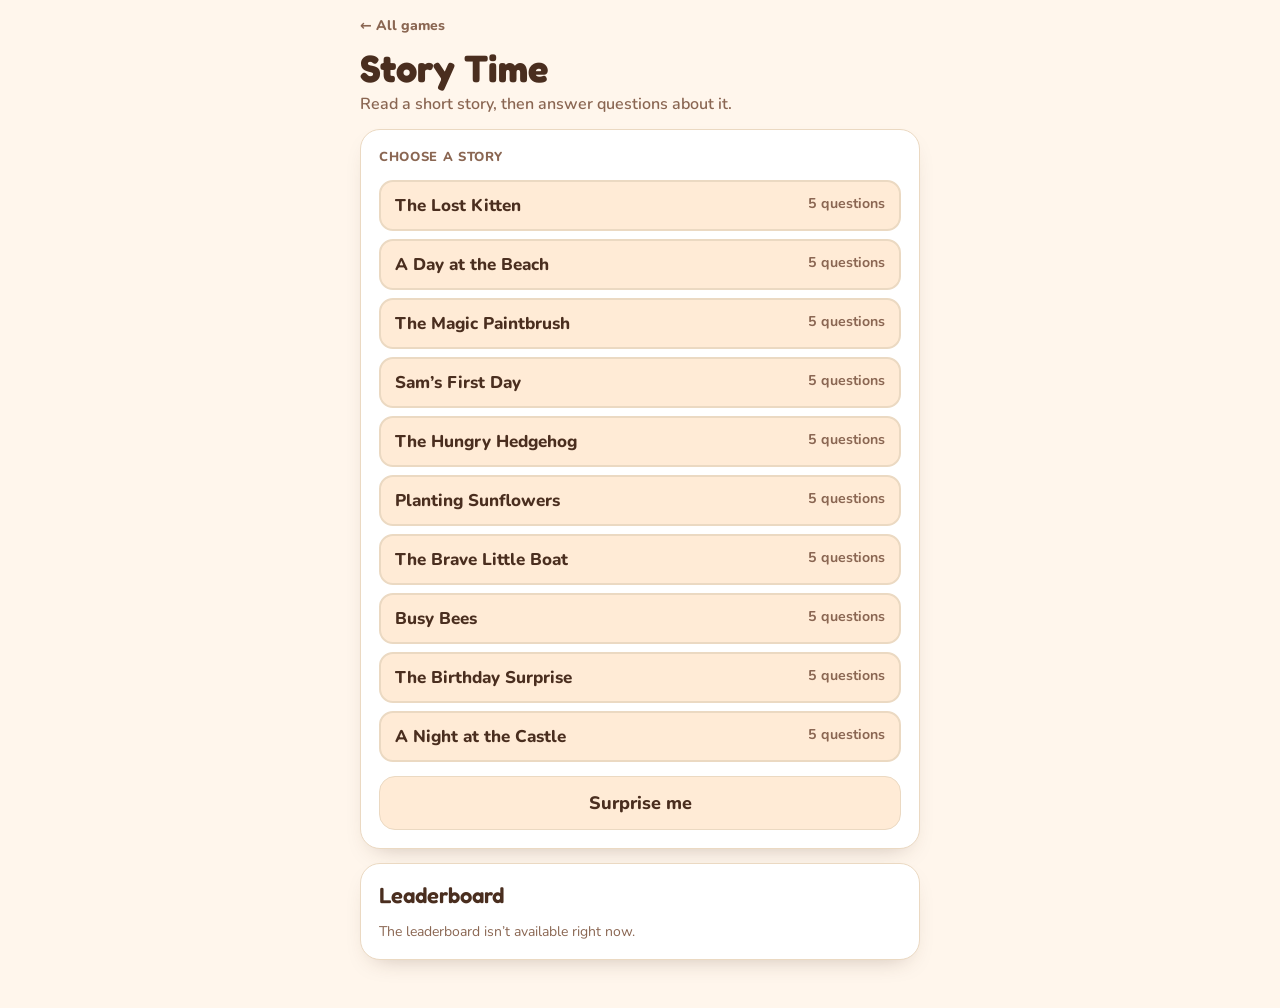
<file: story-time/index.html>
<!doctype html>
<html lang="en">
<head>
<meta charset="utf-8">
<meta name="viewport" content="width=device-width, initial-scale=1, viewport-fit=cover">
<title>Story Time</title>
<link rel="preconnect" href="https://fonts.googleapis.com">
<link rel="preconnect" href="https://fonts.gstatic.com" crossorigin>
<link href="https://fonts.googleapis.com/css2?family=Fredoka:wght@600;700&family=Nunito:wght@500;600;700;800&display=swap" rel="stylesheet">
<link rel="stylesheet" href="/shared/arcade.css">
<style>
  .story{font-size:19px;line-height:1.6;font-weight:600;margin:0;}
  .story-title{font-family:'Fredoka',system-ui,sans-serif;font-size:24px;margin:0;}
  .qtext{font-size:20px;font-weight:800;line-height:1.35;margin:0;}
  .opts{display:flex;flex-direction:column;gap:10px;}
  .opt{appearance:none;text-align:left;border:2px solid var(--border);background:var(--surface-2);color:var(--text);
    border-radius:16px;font-weight:700;font-size:18px;line-height:1.3;padding:14px 16px;min-height:56px;cursor:pointer;}
  .opt:focus-visible{outline:3px solid var(--text);outline-offset:2px;}
  .opt.right{background:var(--accent);border-color:var(--accent);color:var(--accent-ink);}
  .opt.wrong{border-color:var(--bad);color:var(--bad);text-decoration:line-through;}
  .opt:disabled{cursor:default;}
  .bar{height:10px;border-radius:6px;background:var(--surface-2);overflow:hidden;}
  .bar>span{display:block;height:100%;background:var(--accent);width:0;transition:width .25s ease;}
  .picks{display:flex;flex-direction:column;gap:8px;}
  .pick{appearance:none;text-align:left;border:2px solid var(--border);background:var(--surface-2);color:var(--text);border-radius:14px;
    font-weight:800;font-size:17px;padding:12px 14px;min-height:50px;cursor:pointer;display:flex;justify-content:space-between;gap:10px;}
  .pick small{color:var(--text-muted);font-weight:700;}
  .pick:focus-visible{outline:3px solid var(--text);outline-offset:2px;}
  .big{font-family:'Fredoka',system-ui,sans-serif;font-weight:700;font-size:56px;text-align:center;margin:0;}
</style>
</head>
<body>
<div class="app">
  <a class="back" href="/">&larr; All games</a>
  <div>
    <h1>Story Time</h1>
    <p class="sub">Read a short story, then answer questions about it.</p>
  </div>

  <div class="panel" id="pickPanel">
    <p class="label">Choose a story</p>
    <div class="picks" id="picks"></div>
    <button class="btn secondary" id="surprise" type="button">Surprise me</button>
  </div>

  <div class="panel hidden" id="playPanel">
    <div class="stats">
      <div class="stat"><span class="k">Question</span><span class="v" id="qNum">1/5</span></div>
      <div class="stat"><span class="k">Points</span><span class="v" id="qPts">0</span></div>
    </div>
    <div class="bar" aria-hidden="true"><span id="bar"></span></div>
    <h2 class="story-title" id="sTitle"></h2>
    <div id="sText"></div>
    <button class="btn secondary" id="hear" type="button">🔊 Read it to me</button>
  </div>

  <div class="panel hidden" id="qPanel">
    <p class="qtext" id="qText"></p>
    <div class="opts" id="opts"></div>
    <p class="msg" id="msg" aria-live="polite"></p>
    <button class="btn hidden" id="next" type="button">Next</button>
  </div>

  <div class="panel hidden" id="done">
    <h2 id="doneHead">Well done!</h2>
    <p class="big" id="doneScore"></p>
    <p class="sub" id="doneNote" style="text-align:center"></p>
    <div class="row">
      <button class="btn" id="another" type="button">Another story</button>
    </div>
  </div>

  <div class="panel">
    <h2>Leaderboard</h2>
    <div id="board"></div>
  </div>
</div>
<script src="/shared/board.js"></script>
<script>
(function(){
  var $ = function(id){ return document.getElementById(id); };
  // Each question lists the right answer FIRST; the order is shuffled when it is shown.
  var STORIES = [
    {t:'The Lost Kitten', p:["On Saturday morning, Mia heard a tiny sound in the garden. “Mew, mew.” She looked under the bushes and behind the old red wheelbarrow. At last she found a small grey kitten hiding in a flowerpot.","It was cold and wet from the rain. Mia wrapped it in her scarf and carried it indoors. Her dad gave it a saucer of warm milk. “We must find out who it belongs to,” he said. Mia made a poster and stuck it on the lamp post by the shop."],
     q:[['Where did Mia find the kitten?',['In a flowerpot','Behind the shop','Under the wheelbarrow']],
        ['What did Mia’s dad give the kitten?',['Warm milk','A toy','A bowl of fish']],
        ['Why was the kitten cold and wet?',['It had been raining','It fell in a pond','Mia gave it a bath']],
        ['In the story, “at last” means…',['after a long time','straight away','never']],
        ['Why did Mia make a poster?',['So the kitten’s owner could find it','To sell the kitten','To decorate the shop']]]},
    {t:'A Day at the Beach', p:["The Patel family drove to the seaside on the hottest day of the summer. Jay and his sister Anya raced across the golden sand to the water. The waves were enormous and splashed their knees.","Then they built a huge sandcastle with a deep trench around it and four towers. Mum shared out cheese sandwiches and Dad bought ice creams from a van. As the sun began to set, a big wave rolled up the beach and washed the castle away. “Never mind,” laughed Jay. “We’ll build a better one tomorrow!”"],
     q:[['How many towers did the sandcastle have?',['Four','Three','Five']],
        ['What did Dad buy from the van?',['Ice creams','Sandwiches','Buckets']],
        ['What happened to the sandcastle?',['A wave washed it away','It melted in the sun','The wind blew it down']],
        ['In the story, “enormous” means…',['very big','very cold','very fast']],
        ['How did Jay feel at the end?',['Cheerful','Angry','Frightened']]]},
    {t:'The Magic Paintbrush', p:["Long ago, a poor boy called Ling loved to paint, but he had no brush. One night an old woman gave him a paintbrush that glowed like gold. “Be careful,” she whispered. “Whatever you paint will come alive.”","Ling painted a hen, and it began to cluck. He painted a bowl of rice, and it steamed in front of him. A greedy king heard about the brush and ordered Ling to paint a mountain of gold. Ling smiled and painted a huge wave instead. It washed the king far out to sea, and Ling was never bothered again."],
     q:[['Who gave Ling the paintbrush?',['An old woman','A king','His teacher']],
        ['What happened when Ling painted a hen?',['It began to cluck','It flew away','It laid a golden egg']],
        ['What did the king want Ling to paint?',['A mountain of gold','A bowl of rice','A hen']],
        ['In the story, “greedy” means…',['wanting far too much for yourself','very kind','very sleepy']],
        ['Why did Ling paint a wave instead of gold?',['He did not want to help the greedy king','He forgot what to paint','He ran out of paint']]]},
    {t:'Sam’s First Day', p:["Sam’s tummy felt wobbly as he walked through the school gates. Everything looked so big. A girl with curly hair came up to him. “Hello, I’m Ruby. Do you want to sit with me?” Sam nodded.","In the classroom, Miss Clarke showed them their pegs, and Sam hung up his blue coat. At playtime, Ruby taught him a clapping game. By home time, Sam’s tummy felt calm again. “Can I come back tomorrow?” he asked his mum."],
     q:[['What was the girl called?',['Ruby','Poppy','Clarke']],
        ['What colour was Sam’s coat?',['Blue','Red','Grey']],
        ['What did Ruby teach Sam?',['A clapping game','How to read','How to draw']],
        ['Why did Sam’s tummy feel wobbly?',['He felt nervous','He was hungry','He was ill']],
        ['How did Sam feel at the end of the day?',['Happy and keen to go back','Still very scared','Bored']]]},
    {t:'The Hungry Hedgehog', p:["Hedgehogs are small animals covered in sharp spines. They sleep during the day and come out at night to find food. A hedgehog eats slugs, worms and beetles, which helps gardeners.","In winter, when food is hard to find, hedgehogs hibernate. This means they go into a deep sleep for many weeks. When danger is near, a hedgehog curls into a tight ball so that its spines point outwards. You can help hedgehogs by leaving a small gap in your fence so they can travel between gardens."],
     q:[['When do hedgehogs look for food?',['At night','In the morning','At lunchtime']],
        ['Which of these do hedgehogs eat?',['Slugs','Grass','Nuts']],
        ['What does “hibernate” mean?',['Sleep deeply through the winter','Run very fast','Build a nest']],
        ['How does a hedgehog protect itself?',['It curls into a tight ball','It runs away','It hides underground']],
        ['Why is a gap in the fence helpful?',['Hedgehogs can travel between gardens','It keeps slugs out','It lets cats in']]]},
    {t:'Planting Sunflowers', p:["Sunflowers are easy to grow. First, fill a pot with soil and push a seed about two fingers deep. Next, water it gently and put the pot on a sunny windowsill. After about a week, a tiny green shoot will appear.","When the plant is as tall as a ruler, move it outside into a bright spot. Sunflowers can grow taller than a door! Remember to give them water every day in hot weather."],
     q:[['How deep should the seed go?',['About two fingers deep','As deep as a ruler','Just on top of the soil']],
        ['Where does the pot go first?',['On a sunny windowsill','In the shed','Under the bed']],
        ['When should you move the plant outside?',['When it is as tall as a ruler','After one day','When it has flowered']],
        ['In the story, “gently” means…',['softly and carefully','quickly','a lot']],
        ['Why water sunflowers every day in hot weather?',['The soil dries out quickly','To make them grow into doors','Plants like the noise']]]},
    {t:'The Brave Little Boat', p:["Pip was the smallest boat in the harbour. The big ships laughed at her. “You are too tiny to sail far!” they hooted. One foggy night, a ship called the Grand Duchess lost her way and drifted near sharp rocks.","Her horn sounded loudly, but nobody could see her. Pip switched on her little lantern and chugged out into the mist. “Follow my light!” she called. Slowly the great ship followed Pip back to safety. After that, nobody laughed at Pip again."],
     q:[['What was Pip?',['The smallest boat in the harbour','A lighthouse','A big ship']],
        ['What was the weather like that night?',['Foggy','Snowy','Sunny']],
        ['What did Pip use to guide the ship?',['A little lantern','A loud horn','A map']],
        ['In the story, “drifted” means…',['floated along without control','sailed very fast','sank']],
        ['Why did nobody laugh at Pip again?',['She had been brave and helpful','She sailed away','She grew bigger']]]},
    {t:'Busy Bees', p:["A honeybee colony can have up to fifty thousand bees living together in one hive. Each hive has just one queen, who lays all the eggs. Worker bees fly out to collect nectar from flowers. They carry it home and turn it into honey.","When a bee finds lots of flowers, she does a special wiggling dance to show the others where to go. Bees also help plants by spreading pollen from flower to flower, so that new seeds can grow."],
     q:[['How many queens does each hive have?',['One','Two','Fifty']],
        ['What do worker bees collect from flowers?',['Nectar','Honey','Eggs']],
        ['How does a bee show the others where the flowers are?',['With a wiggling dance','By buzzing loudly','By leaving a trail of pollen']],
        ['In the story, a “colony” is…',['a large group living together','a type of flower','a sticky treat']],
        ['Why are bees good for plants?',['They spread pollen so seeds can grow','They water them','They eat the pests']]]},
    {t:'The Birthday Surprise', p:["Tom woke up and tiptoed downstairs. The house was very quiet. “Has everyone forgotten it’s my birthday?” he thought sadly. There were no cards on the table and no smell of pancakes. Tom put on his shoes and went to the garden.","Suddenly, “SURPRISE!” Mum, Dad, Gran and all his friends jumped out from behind the shed. A banner said HAPPY 8th BIRTHDAY, TOM! There was a chocolate cake with eight candles. Tom grinned from ear to ear."],
     q:[['How old was Tom?',['Eight','Seven','Nine']],
        ['Where were the guests hiding?',['Behind the shed','In the kitchen','Under the table']],
        ['Why was Tom sad at first?',['He thought everyone had forgotten','He was ill','It was raining']],
        ['In the story, “tiptoed” means…',['walked quietly on his toes','ran quickly','jumped high']],
        ['“Grinned from ear to ear” tells us Tom was…',['very happy','very tired','cross']]]},
    {t:'A Night at the Castle', p:["The old castle stood on a hill, and people said it was haunted. Isla and her brother Finn dared each other to go inside. The heavy door creaked open. In the great hall, cobwebs hung like curtains and their torches made strange shadows on the walls.","Then they heard a low moan. Finn gulped. Isla crept forward and peered behind a dusty curtain. There sat a very small owl with a hurt wing. “It was only you!” laughed Isla. They wrapped the owl in a jumper and took it to the vet."],
     q:[['Where did the castle stand?',['On a hill','By the sea','In a forest']],
        ['What hung like curtains in the great hall?',['Cobwebs','Flags','Ropes']],
        ['What was making the moaning noise?',['An owl with a hurt wing','The wind','A ghost']],
        ['In the story, “peered” means…',['looked carefully','shouted','hid']],
        ['Why did Finn gulp?',['He felt scared','He was thirsty','He was hungry']]]}
  ];

  var story = null, qi = 0, pts = 0, tries = 0, locked = false;
  var board = ArcadeBoard.create({game:'comprehension', unit:'points', mount:$('board')});
  var canSpeak = 'speechSynthesis' in window && 'SpeechSynthesisUtterance' in window;
  if (!canSpeak) $('hear').classList.add('hidden');

  function esc(s){ return String(s).replace(/[&<>"]/g, function(c){ return {'&':'&amp;','<':'&lt;','>':'&gt;','"':'&quot;'}[c]; }); }
  function shuffle(a){ for (var i = a.length - 1; i > 0; i--){ var j = Math.floor(Math.random() * (i + 1)), t = a[i]; a[i] = a[j]; a[j] = t; } return a; }
  function show(ids){ ['pickPanel','playPanel','qPanel','done'].forEach(function(id){ $(id).classList.toggle('hidden', ids.indexOf(id) < 0); }); }
  function setMsg(t, k){ $('msg').textContent = t; $('msg').className = 'msg' + (k ? ' ' + k : ''); }

  function speak(text){
    if (!canSpeak) return;
    try {
      if (speechSynthesis.speaking){ speechSynthesis.cancel(); return; }   // pressing again stops it
      var u = new SpeechSynthesisUtterance(text); u.lang = 'en-GB'; u.rate = 0.9;
      var v = speechSynthesis.getVoices().filter(function(x){ return /^en[-_]GB/i.test(x.lang); })[0];
      if (v) u.voice = v;
      speechSynthesis.speak(u);
    } catch(e){}
  }

  // ---- choose a story ----
  $('picks').innerHTML = STORIES.map(function(s, i){
    return '<button class="pick" type="button" data-i="' + i + '"><span>' + esc(s.t) + '</span><small>' + s.q.length + ' questions</small></button>';
  }).join('');
  Array.prototype.forEach.call(document.querySelectorAll('.pick'), function(b){
    b.addEventListener('click', function(){ begin(+b.dataset.i); });
  });
  $('surprise').addEventListener('click', function(){ begin(Math.floor(Math.random() * STORIES.length)); });

  function begin(i){
    story = STORIES[i]; qi = 0; pts = 0;
    $('sTitle').textContent = story.t;
    $('sText').innerHTML = story.p.map(function(p){ return '<p class="story">' + esc(p) + '</p>'; }).join('<div style="height:10px"></div>');
    show(['playPanel','qPanel']);
    window.scrollTo(0, 0);
    ask();
  }
  function ask(){
    var q = story.q[qi]; tries = 0; locked = false;
    $('qNum').textContent = (qi + 1) + '/' + story.q.length; $('qPts').textContent = pts;
    $('bar').style.width = (qi / story.q.length * 100) + '%';
    $('qText').textContent = q[0]; setMsg('');
    $('next').classList.add('hidden');
    $('opts').innerHTML = '';
    shuffle(q[1].slice()).forEach(function(o){
      var b = document.createElement('button');
      b.type = 'button'; b.className = 'opt'; b.textContent = o;
      b.addEventListener('click', function(){ choose(b, o); });
      $('opts').appendChild(b);
    });
  }
  function reveal(){
    var right = story.q[qi][1][0];
    Array.prototype.forEach.call($('opts').children, function(b){ b.disabled = true; if (b.textContent === right) b.classList.add('right'); });
    $('next').textContent = qi + 1 >= story.q.length ? 'See my score' : 'Next question';
    $('next').classList.remove('hidden'); $('next').focus();
  }
  function choose(btn, text){
    if (locked) return;
    tries++;
    if (text === story.q[qi][1][0]){
      var p = tries === 1 ? 2 : 1; pts += p; $('qPts').textContent = pts;
      locked = true; reveal(); setMsg(p === 2 ? 'Correct! +2' : 'Got it! +1', 'good');
    } else if (tries === 1){
      btn.classList.add('wrong'); btn.disabled = true; setMsg('Not quite. Read the story again and have another go!', 'bad');
    } else {
      btn.classList.add('wrong'); locked = true; reveal(); setMsg('The right answer is shown in blue.', 'bad');
    }
  }
  $('next').addEventListener('click', function(){
    qi++;
    if (qi >= story.q.length) finish(); else ask();
  });
  function finish(){
    var max = story.q.length * 2;
    show(['done']); $('bar').style.width = '100%';
    $('doneHead').textContent = pts >= max - 1 ? 'Super reader!' : pts >= max * 0.6 ? 'Well done!' : 'Good reading!';
    $('doneScore').textContent = pts + ' out of ' + max;
    $('doneNote').textContent = story.t;
    board.setScore(pts);
  }
  $('another').addEventListener('click', function(){ board.setScore(0); if (canSpeak) speechSynthesis.cancel(); show(['pickPanel']); window.scrollTo(0, 0); });
  $('hear').addEventListener('click', function(){ speak(story.t + '. ' + story.p.join(' ')); });
  if (canSpeak) speechSynthesis.getVoices();
  show(['pickPanel']);
})();
</script>
</body>
</html>
</file>
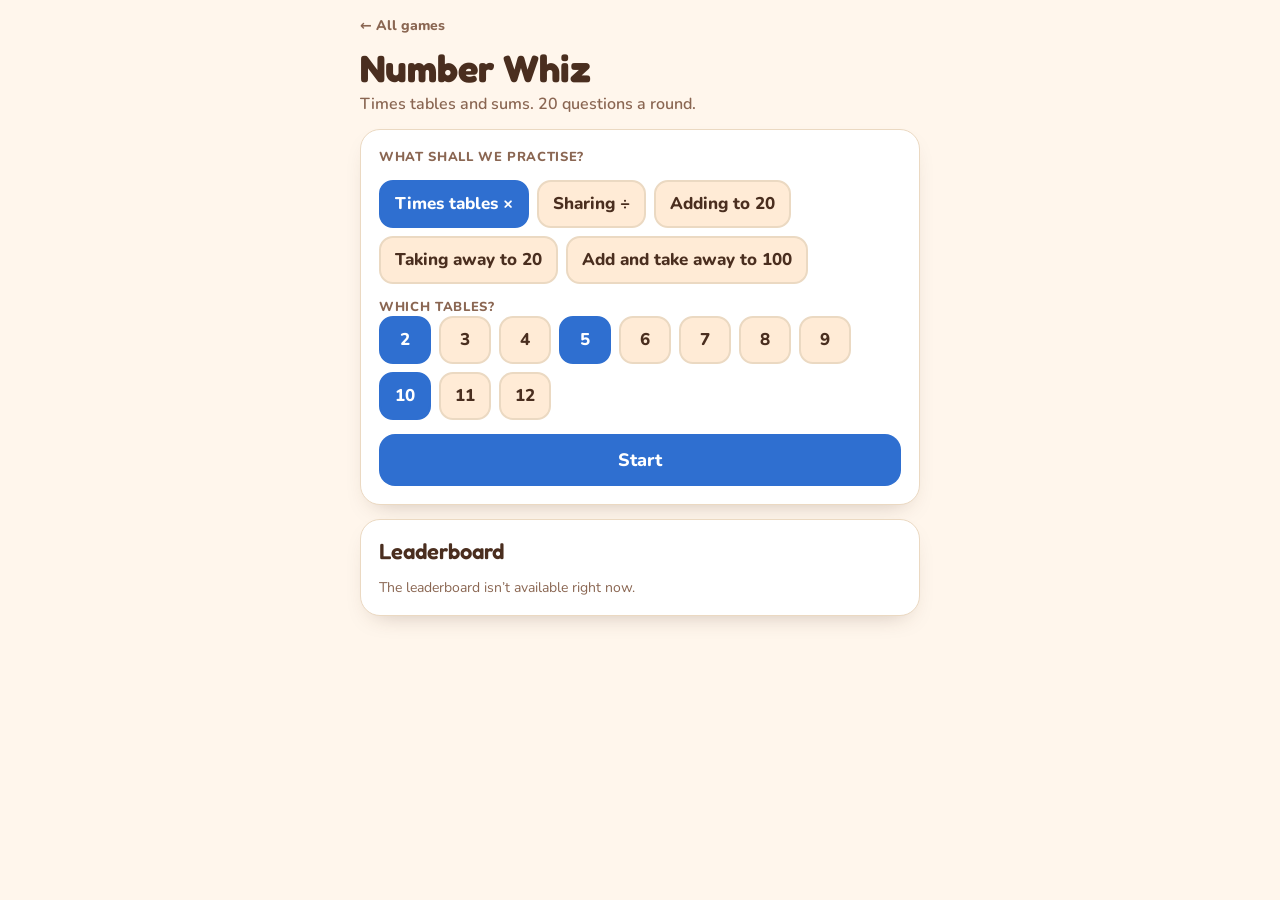
<file: times-tables/index.html>
<!doctype html>
<html lang="en">
<head>
<meta charset="utf-8">
<meta name="viewport" content="width=device-width, initial-scale=1, viewport-fit=cover">
<title>Number Whiz</title>
<link rel="preconnect" href="https://fonts.googleapis.com">
<link rel="preconnect" href="https://fonts.gstatic.com" crossorigin>
<link href="https://fonts.googleapis.com/css2?family=Fredoka:wght@600;700&family=Nunito:wght@500;600;700;800&display=swap" rel="stylesheet">
<link rel="stylesheet" href="/shared/arcade.css">
<style>
  .sum{font-family:'Fredoka',system-ui,sans-serif;font-weight:700;font-size:clamp(40px,13vw,64px);text-align:center;line-height:1.1;margin:0;font-variant-numeric:tabular-nums;}
  .answer{min-width:3ch;display:inline-block;border-bottom:4px solid var(--accent);color:var(--accent);}
  .bar{height:10px;border-radius:6px;background:var(--surface-2);overflow:hidden;}
  .bar>span{display:block;height:100%;background:var(--accent);width:0;transition:width .25s ease;}
  .miss{display:flex;flex-direction:column;gap:4px;margin:0;padding:0;list-style:none;}
  .miss li{background:var(--surface-2);border-radius:12px;padding:8px 12px;font-weight:800;font-variant-numeric:tabular-nums;}
  .big{font-family:'Fredoka',system-ui,sans-serif;font-weight:700;font-size:56px;text-align:center;margin:0;}
</style>
</head>
<body>
<div class="app">
  <a class="back" href="/">&larr; All games</a>
  <div>
    <h1>Number Whiz</h1>
    <p class="sub">Times tables and sums. 20 questions a round.</p>
  </div>

  <div class="panel" id="setup">
    <p class="label">What shall we practise?</p>
    <div class="chips" id="modes" role="group" aria-label="Kind of sum">
      <button class="chip" data-mode="times" aria-pressed="true" type="button">Times tables ×</button>
      <button class="chip" data-mode="divide" aria-pressed="false" type="button">Sharing ÷</button>
      <button class="chip" data-mode="add20" aria-pressed="false" type="button">Adding to 20</button>
      <button class="chip" data-mode="sub20" aria-pressed="false" type="button">Taking away to 20</button>
      <button class="chip" data-mode="mix100" aria-pressed="false" type="button">Add and take away to 100</button>
    </div>
    <div id="tablesBox">
      <p class="label">Which tables?</p>
      <div class="chips" id="tables" role="group" aria-label="Tables"></div>
    </div>
    <button class="btn" id="start" type="button">Start</button>
  </div>

  <div class="panel hidden" id="play">
    <div class="stats">
      <div class="stat"><span class="k">Question</span><span class="v" id="qNum">1/20</span></div>
      <div class="stat"><span class="k">Right</span><span class="v" id="qRight">0</span></div>
      <div class="stat"><span class="k">In a row</span><span class="v" id="qRow">0</span></div>
    </div>
    <div class="bar" aria-hidden="true"><span id="bar"></span></div>
    <p class="sum"><span id="sumText"></span> <span class="answer" id="ans">&nbsp;</span></p>
    <p class="msg" id="msg" aria-live="polite"></p>
    <div class="keypad" id="keypad"></div>
  </div>

  <div class="panel hidden" id="done">
    <h2 id="doneHead">Well done!</h2>
    <p class="big" id="doneScore"></p>
    <p class="sub" id="doneNote" style="text-align:center"></p>
    <div id="missBox" class="hidden">
      <p class="label">Have another look at these</p>
      <ul class="miss" id="miss"></ul>
    </div>
    <div class="row">
      <button class="btn" id="again" type="button">Play again</button>
      <button class="btn secondary" id="change" type="button">Change what I practise</button>
    </div>
  </div>

  <div class="panel">
    <h2>Leaderboard</h2>
    <div id="board"></div>
  </div>
</div>
<script src="/shared/board.js"></script>
<script>
(function(){
  var $ = function(id){ return document.getElementById(id); };
  var ROUND = 20;
  var mode = 'times', tables = [2,5,10];
  var qs = [], qi = 0, typed = '', right = 0, row = 0, missed = [], locked = false;
  var board = ArcadeBoard.create({game:'times-tables', unit:'right', mount:$('board')});

  function rnd(a, b){ return a + Math.floor(Math.random() * (b - a + 1)); }
  function shuffle(a){ for (var i = a.length - 1; i > 0; i--){ var j = rnd(0, i), t = a[i]; a[i] = a[j]; a[j] = t; } return a; }

  function makeQ(){
    var a, b, t;
    if (mode === 'times'){ a = tables[rnd(0, tables.length - 1)]; b = rnd(1, 12); if (Math.random() < .5){ t = a; a = b; b = t; } return {t:a + ' × ' + b + ' =', a:a * b}; }
    if (mode === 'divide'){ a = tables[rnd(0, tables.length - 1)]; b = rnd(1, 12); return {t:(a * b) + ' ÷ ' + a + ' =', a:b}; }
    if (mode === 'add20'){ a = rnd(1, 19); b = rnd(1, 20 - a); return {t:a + ' + ' + b + ' =', a:a + b}; }
    if (mode === 'sub20'){ a = rnd(2, 20); b = rnd(1, a - 1); return {t:a + ' − ' + b + ' =', a:a - b}; }
    if (Math.random() < .5){ a = rnd(10, 90); b = rnd(5, 100 - a); return {t:a + ' + ' + b + ' =', a:a + b}; }
    a = rnd(20, 100); b = rnd(5, a - 5); return {t:a + ' − ' + b + ' =', a:a - b};
  }
  function makeRound(){
    var seen = {}, out = [], guard = 0;
    while (out.length < ROUND && guard++ < 500){
      var q = makeQ();
      if (!seen[q.t] || guard > 200){ seen[q.t] = 1; out.push(q); }   // avoid repeats while there are enough different sums
    }
    return out;
  }

  // ---- screens ----
  function show(which){ ['setup','play','done'].forEach(function(id){ $(id).classList.toggle('hidden', id !== which); }); }
  function buildTables(){
    var box = $('tables'); box.innerHTML = '';
    for (var n = 2; n <= 12; n++){
      var b = document.createElement('button');
      b.type = 'button'; b.className = 'chip'; b.textContent = n; b.dataset.n = n;
      b.setAttribute('aria-pressed', tables.indexOf(n) >= 0 ? 'true' : 'false');
      b.addEventListener('click', function(){
        var v = +this.dataset.n, i = tables.indexOf(v);
        if (i >= 0){ if (tables.length > 1) tables.splice(i, 1); } else tables.push(v);
        buildTables();
      });
      box.appendChild(b);
    }
  }
  Array.prototype.forEach.call(document.querySelectorAll('#modes .chip'), function(c){
    c.addEventListener('click', function(){
      mode = c.dataset.mode;
      Array.prototype.forEach.call(document.querySelectorAll('#modes .chip'), function(d){ d.setAttribute('aria-pressed', d === c ? 'true' : 'false'); });
      $('tablesBox').classList.toggle('hidden', mode !== 'times' && mode !== 'divide');
    });
  });

  // ---- keypad ----
  (function(){
    var k = $('keypad');
    ['1','2','3','4','5','6','7','8','9','⌫','0','OK'].forEach(function(v){
      var b = document.createElement('button');
      b.type = 'button'; b.className = 'key' + (v === 'OK' ? ' go' : ''); b.textContent = v;
      b.setAttribute('aria-label', v === '⌫' ? 'Delete' : v === 'OK' ? 'Check my answer' : v);
      b.addEventListener('click', function(){ press(v); });
      k.appendChild(b);
    });
  })();
  document.addEventListener('keydown', function(e){
    if ($('play').classList.contains('hidden')) return;
    var k = e.key >= '0' && e.key <= '9' ? e.key : e.key === 'Backspace' ? '⌫' : e.key === 'Enter' ? 'OK' : null;
    if (k === null) return;
    e.preventDefault();      // so Enter doesn't also click the button that has focus
    press(k);
  });
  function press(v){
    if (locked) return;
    if (v === '⌫') typed = typed.slice(0, -1);
    else if (v === 'OK'){ if (typed !== '') answer(); return; }
    else if (typed.length < 4) typed += v;
    $('ans').innerHTML = typed || '&nbsp;';
  }

  // ---- a round ----
  function setMsg(t, k){ $('msg').textContent = t; $('msg').className = 'msg' + (k ? ' ' + k : ''); }
  function ask(){
    var q = qs[qi]; typed = ''; locked = false;
    $('sumText').textContent = q.t; $('ans').innerHTML = '&nbsp;';
    $('qNum').textContent = (qi + 1) + '/' + ROUND; $('qRight').textContent = right; $('qRow').textContent = row;
    $('bar').style.width = (qi / ROUND * 100) + '%';
  }
  function answer(){
    var q = qs[qi]; locked = true;
    if (+typed === q.a){
      right++; row++; setMsg(row >= 3 ? 'Brilliant! ' + row + ' in a row!' : 'Correct!', 'good');
    } else {
      row = 0; missed.push({t:q.t, a:q.a, said:typed}); setMsg('The answer is ' + q.a, 'bad');
      $('ans').textContent = q.a;
    }
    $('qRight').textContent = right; $('qRow').textContent = row;
    setTimeout(function(){
      qi++; setMsg('');
      if (qi >= ROUND) finish(); else ask();
    }, +typed === q.a ? 600 : 1600);
  }
  function start(){
    qs = makeRound(); qi = 0; right = 0; row = 0; missed = [];
    show('play'); setMsg(''); ask();
  }
  function finish(){
    $('bar').style.width = '100%';
    show('done');
    $('doneHead').textContent = right === ROUND ? 'Perfect score!' : right >= 16 ? 'Fantastic!' : right >= 10 ? 'Well done!' : 'Good practice!';
    $('doneScore').textContent = right + ' out of ' + ROUND;
    $('doneNote').textContent = missed.length ? 'Try the ones below again next time.' : 'Not one wrong!';
    $('missBox').classList.toggle('hidden', !missed.length);
    $('miss').innerHTML = missed.map(function(m){ return '<li>' + m.t + ' ' + m.a + '</li>'; }).join('');
    board.setScore(right);
  }
  $('start').addEventListener('click', start);
  $('again').addEventListener('click', function(){ board.setScore(0); start(); });
  $('change').addEventListener('click', function(){ board.setScore(0); show('setup'); });
  buildTables();
})();
</script>
</body>
</html>
</file>
<file: shared/arcade.css>
/* Shared look for the newer games: warm cream (or dark brown at night), no green.
   Correct answers are blue, wrong ones coral. */
:root{
  --bg:#FFF6EC; --surface:#FFFFFF; --surface-2:#FFEBD6; --text:#4A2E1F; --text-muted:#8A6652; --border:#EBD9C2;
  --accent:#2F6FD0; --accent-ink:#FFFFFF; --good:#2F6FD0; --bad:#D9503F; --gold:#D98F1F;
  --shadow:0 10px 24px -14px rgba(74,46,31,.35);
  color-scheme:light;
}
@media (prefers-color-scheme: dark){
  :root{
    --bg:#221510; --surface:#32221A; --surface-2:#3C291E; --text:#F5E6D8; --text-muted:#C9A98C; --border:#4A382C;
    --accent:#6FA2F0; --accent-ink:#14213A; --good:#7FB0F5; --bad:#FF8A78; --gold:#F0B54A;
    --shadow:0 10px 26px -12px rgba(0,0,0,.55); color-scheme:dark;
  }
}
*{box-sizing:border-box;}
body{margin:0;background:var(--bg);color:var(--text);font-family:'Nunito',system-ui,sans-serif;
  padding:16px 16px 48px;-webkit-text-size-adjust:100%;}
button,input{font-family:inherit;touch-action:manipulation;-webkit-tap-highlight-color:transparent;}
button{-webkit-user-select:none;user-select:none;}
.app{max-width:560px;margin:0 auto;display:flex;flex-direction:column;gap:14px;}
.back{color:var(--text-muted);font-weight:800;text-decoration:none;font-size:14px;}
.back:hover,.back:focus-visible{color:var(--text);}
h1{font-family:'Fredoka',system-ui,sans-serif;font-weight:700;font-size:clamp(28px,7vw,38px);margin:0;line-height:1.05;text-wrap:balance;}
h2{font-family:'Fredoka',system-ui,sans-serif;font-weight:600;font-size:22px;margin:0;}
.sub{color:var(--text-muted);font-weight:600;margin:4px 0 0;}
.panel{background:var(--surface);border:1px solid var(--border);border-radius:20px;padding:18px;box-shadow:var(--shadow);display:flex;flex-direction:column;gap:14px;}
.btn{appearance:none;border:0;border-radius:16px;background:var(--accent);color:var(--accent-ink);font-weight:800;font-size:18px;
  padding:14px 20px;min-height:52px;cursor:pointer;}
.btn:hover{filter:brightness(1.06);}
.btn:focus-visible,.chip:focus-visible,.key:focus-visible,.cell:focus-visible{outline:3px solid var(--text);outline-offset:2px;}
.btn.secondary{background:var(--surface-2);color:var(--text);border:1px solid var(--border);}
.btn:disabled{opacity:.55;cursor:default;}
.row{display:flex;gap:10px;flex-wrap:wrap;}
.row>.btn{flex:1 1 140px;}
.chips{display:flex;flex-wrap:wrap;gap:8px;}
.chip{appearance:none;border:2px solid var(--border);background:var(--surface-2);color:var(--text);border-radius:14px;
  font-weight:800;font-size:17px;min-width:52px;min-height:48px;padding:8px 14px;cursor:pointer;}
.chip[aria-pressed="true"]{background:var(--accent);border-color:var(--accent);color:var(--accent-ink);}
.label{font-weight:800;font-size:13px;letter-spacing:.05em;text-transform:uppercase;color:var(--text-muted);margin:0;}
.stats{display:flex;gap:8px;flex-wrap:wrap;}
.stat{flex:1 1 80px;display:flex;flex-direction:column;align-items:center;border:1px solid var(--border);border-radius:14px;padding:6px 10px;background:var(--surface);}
.stat .k{font-size:11px;font-weight:800;letter-spacing:.07em;text-transform:uppercase;color:var(--text-muted);}
.stat .v{font-family:'Fredoka',system-ui,sans-serif;font-size:24px;font-variant-numeric:tabular-nums;}
.msg{min-height:1.6em;font-weight:800;font-size:18px;text-align:center;margin:0;}
.msg.good{color:var(--good);} .msg.bad{color:var(--bad);}
.hidden{display:none !important;}
.keypad{display:grid;grid-template-columns:repeat(3,1fr);gap:10px;}
.key{appearance:none;border:2px solid var(--border);border-radius:16px;background:var(--surface-2);color:var(--text);
  font-family:'Fredoka',system-ui,sans-serif;font-weight:600;font-size:28px;min-height:62px;cursor:pointer;}
.key:active{transform:scale(.97);}
.key.go{background:var(--accent);border-color:var(--accent);color:var(--accent-ink);font-size:20px;}
@media (prefers-reduced-motion: reduce){*{transition-duration:.001ms !important;animation-duration:.001ms !important;}}
</file>
